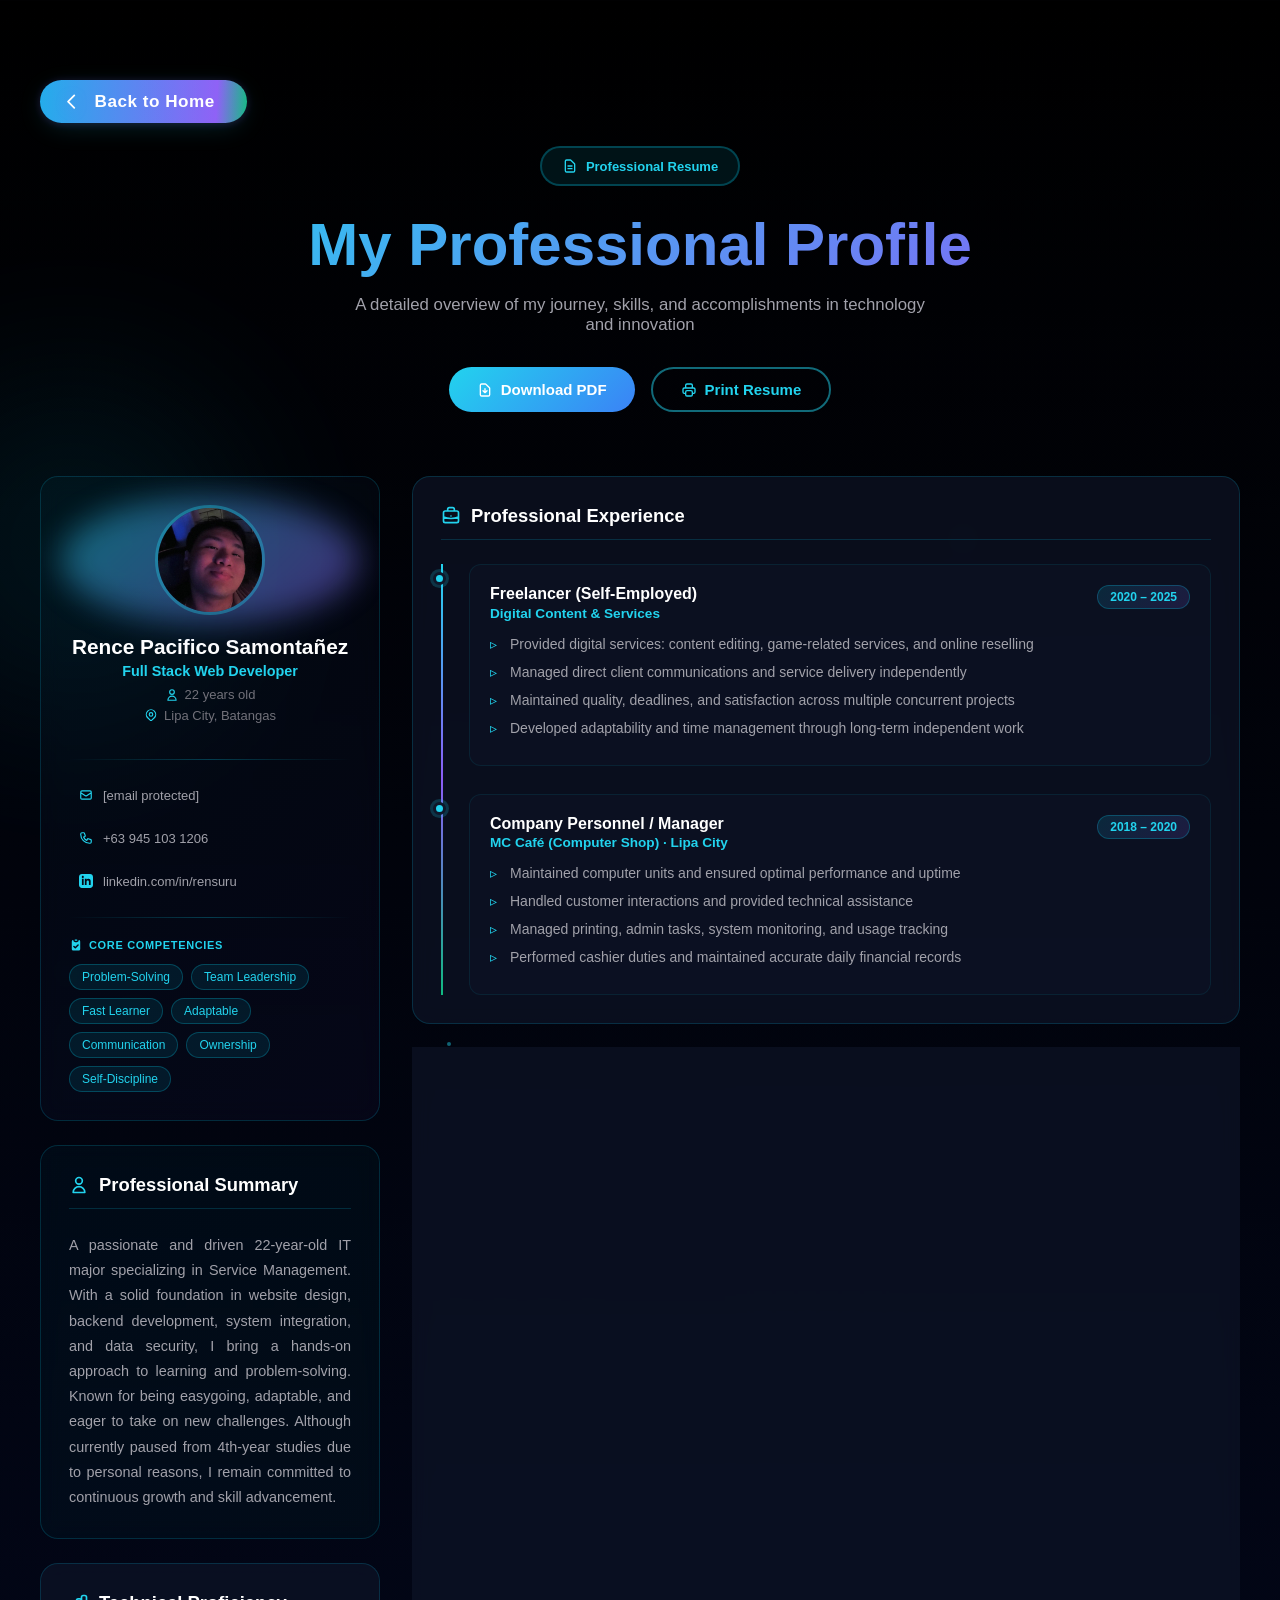
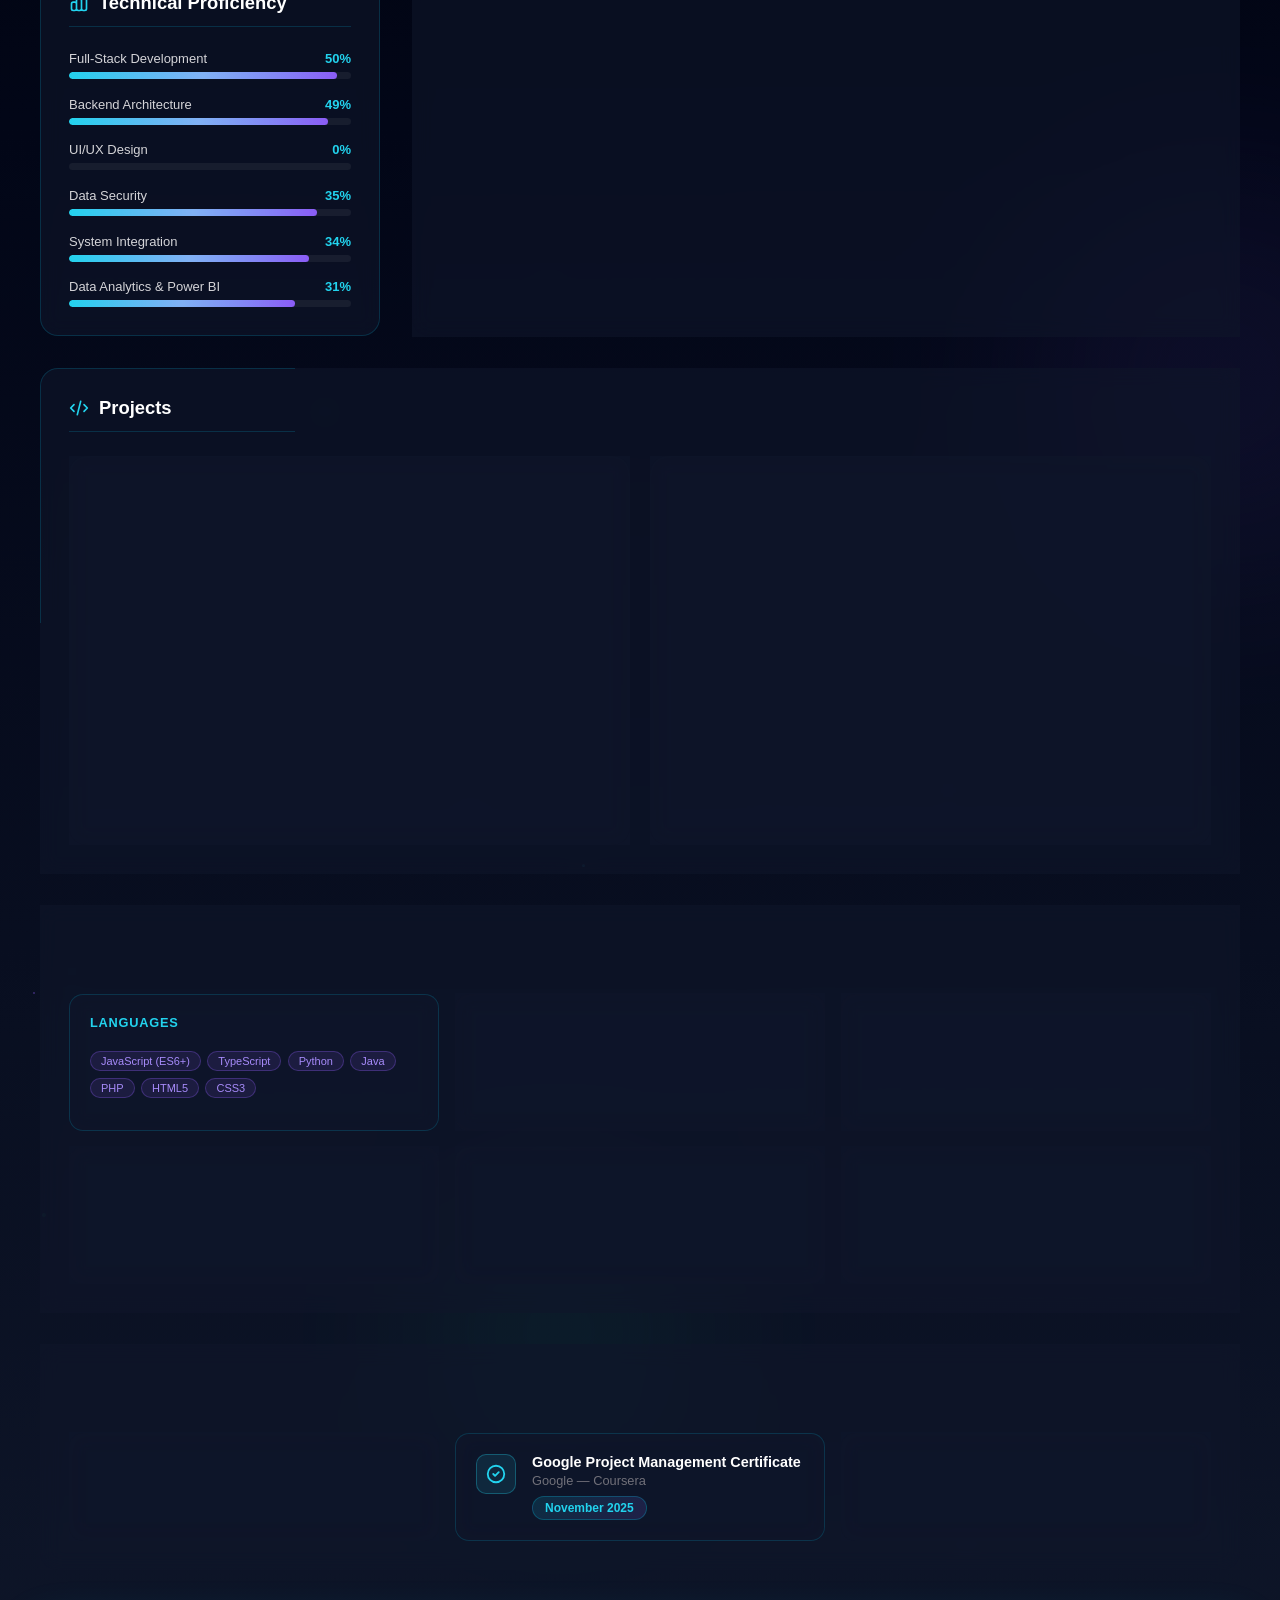
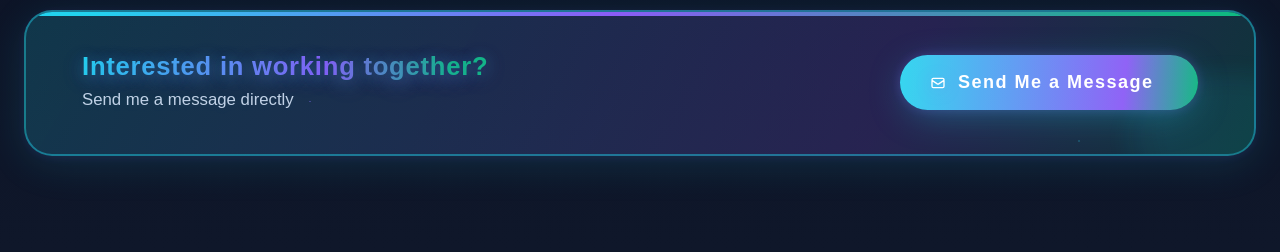
<file: resume.html>
<!DOCTYPE html>
<html lang="en">
<head>
  <meta charset="UTF-8">
  <meta name="viewport" content="width=device-width, initial-scale=1.0">
  <title>Rence Samontañez — Resume</title>
 
  <link rel="stylesheet" href="css/resume.css">
</head>
<body>
<section id="resume" class="resume-section fade-up">
  <div class="resume-bg-grid"></div>
  <div class="resume-orb resume-orb-1"></div>
  <div class="resume-orb resume-orb-2"></div>
  <div class="resume-orb resume-orb-3"></div>

  <div class="resume-container">

    <!-- Back Button -->
    <a href="index.html" class="back-btn">
      <svg fill="none" stroke="currentColor" stroke-width="2" viewBox="0 0 24 24">
        <path stroke-linecap="round" stroke-linejoin="round" d="M15 19l-7-7 7-7"/>
      </svg>
      Back to Home
    </a>

    <!-- HEADER -->
    <div class="resume-header">
      <div class="resume-badge">
        <svg class="resume-icon-sm" fill="none" stroke="currentColor" viewBox="0 0 24 24">
          <path stroke-linecap="round" stroke-linejoin="round" stroke-width="2" d="M9 12h6m-6 4h6m2 5H7a2 2 0 01-2-2V5a2 2 0 012-2h5.586a1 1 0 01.707.293l5.414 5.414a1 1 0 01.293.707V19a2 2 0 01-2 2z"/>
        </svg>
        <span>Professional Resume</span>
      </div>
      <h2 class="resume-title">
        <span class="resume-title-line">My<br></span>
        <span class="resume-title-line" style="animation-delay:.1s;">Professional Profile</span>
      </h2>
      <p class="resume-subtitle">A detailed overview of my journey, skills, and accomplishments in technology and innovation</p>
      <div class="resume-actions">
        <button onclick="downloadResume()" class="resume-download-btn">
          <svg class="resume-icon-sm" fill="none" stroke="currentColor" viewBox="0 0 24 24">
            <path stroke-linecap="round" stroke-linejoin="round" stroke-width="2" d="M12 10v6m0 0l-3-3m3 3l3-3m2 8H7a2 2 0 01-2-2V5a2 2 0 012-2h5.586a1 1 0 01.707.293l5.414 5.414a1 1 0 01.293.707V19a2 2 0 01-2 2z"/>
          </svg>
          Download PDF
        </button>
        <button onclick="printResume()" class="resume-print-btn">
          <svg class="resume-icon-sm" fill="none" stroke="currentColor" viewBox="0 0 24 24">
            <path stroke-linecap="round" stroke-linejoin="round" stroke-width="2" d="M17 17h2a2 2 0 002-2v-4a2 2 0 00-2-2H5a2 2 0 00-2 2v4a2 2 0 002 2h2m2 4h6a2 2 0 002-2v-4a2 2 0 00-2-2H9a2 2 0 00-2 2v4a2 2 0 002 2zm8-12V5a2 2 0 00-2-2H9a2 2 0 00-2 2v4h10z"/>
          </svg>
          Print Resume
        </button>
      </div>
    </div>

    <!-- TOP GRID -->
    <div class="resume-main-grid">

      <!-- LEFT COLUMN -->
      <div class="resume-column">

        <!-- Profile -->
        <div class="resume-card resume-profile-card">
          <div class="resume-avatar-wrapper">
            <div class="resume-avatar">
              <img src="/files/11.jpg" alt="Rence Samontañez" class="resume-avatar-img">
            </div>
            <div class="resume-avatar-glow"></div>
          </div>
          <div class="resume-profile-info">
            <h3 class="resume-name">Rence Pacifico Samontañez</h3>
            <p class="resume-role">Full Stack Web Developer</p>
            <div class="resume-meta">
              <span class="resume-meta-item">
                <svg class="resume-icon-xs" fill="none" stroke="currentColor" viewBox="0 0 24 24"><path stroke-linecap="round" stroke-linejoin="round" stroke-width="2" d="M16 7a4 4 0 11-8 0 4 4 0 018 0zM12 14a7 7 0 00-7 7h14a7 7 0 00-7-7z"/></svg>
                22 years old
              </span>
              <span class="resume-meta-item">
                <svg class="resume-icon-xs" fill="none" stroke="currentColor" viewBox="0 0 24 24"><path stroke-linecap="round" stroke-linejoin="round" stroke-width="2" d="M17.657 16.657L13.414 20.9a1.998 1.998 0 01-2.827 0l-4.244-4.243a8 8 0 1111.314 0z"/><path stroke-linecap="round" stroke-linejoin="round" stroke-width="2" d="M15 11a3 3 0 11-6 0 3 3 0 016 0z"/></svg>
                Lipa City, Batangas
              </span>
            </div>
          </div>
          <div class="resume-divider"></div>
          <div class="resume-contact-list">
            <a href="/cdn-cgi/l/email-protection#deacbbb0bdbbadbfb3b1b0aabfb0bba49eb9b3bfb7b2f0bdb1b3" class="resume-contact-item">
              <svg class="resume-icon-xs" fill="none" stroke="currentColor" viewBox="0 0 24 24"><path stroke-linecap="round" stroke-linejoin="round" stroke-width="2" d="M3 8l7.89 5.26a2 2 0 002.22 0L21 8M5 19h14a2 2 0 002-2V7a2 2 0 00-2-2H5a2 2 0 00-2 2v10a2 2 0 002 2z"/></svg>
              <span class="__cf_email__" data-cfemail="67150209040214060a0809130609021d27000a060e0b4904080a">[email&#160;protected]</span>
            </a>
            <div class="resume-contact-item">
              <svg class="resume-icon-xs" fill="none" stroke="currentColor" viewBox="0 0 24 24"><path stroke-linecap="round" stroke-linejoin="round" stroke-width="2" d="M3 5a2 2 0 012-2h3.28a1 1 0 01.948.684l1.498 4.493a1 1 0 01-.502 1.21l-2.257 1.13a11.042 11.042 0 005.516 5.516l1.13-2.257a1 1 0 011.21-.502l4.493 1.498a1 1 0 01.684.949V19a2 2 0 01-2 2h-1C9.716 21 3 14.284 3 6V5z"/></svg>
              +63 945 103 1206
            </div>
            <a href="https://www.linkedin.com/in/rensuru" target="_blank" class="resume-contact-item">
              <svg class="resume-icon-xs" fill="currentColor" viewBox="0 0 24 24"><path d="M19 0h-14c-2.761 0-5 2.239-5 5v14c0 2.761 2.239 5 5 5h14c2.762 0 5-2.239 5-5v-14c0-2.761-2.238-5-5-5zm-11 19h-3v-11h3v11zm-1.5-12.268c-.966 0-1.75-.79-1.75-1.764s.784-1.764 1.75-1.764 1.75.79 1.75 1.764-.783 1.764-1.75 1.764zm13.5 12.268h-3v-5.604c0-3.368-4-3.113-4 0v5.604h-3v-11h3v1.765c1.396-2.586 7-2.777 7 2.476v6.759z"/></svg>
              linkedin.com/in/rensuru
            </a>
          </div>
          <div class="resume-divider"></div>
          <div>
            <h4 class="resume-label">
              <svg class="resume-icon-xs" fill="currentColor" viewBox="0 0 20 20"><path d="M9 2a1 1 0 000 2h2a1 1 0 100-2H9z"/><path fill-rule="evenodd" d="M4 5a2 2 0 012-2 3 3 0 003 3h2a3 3 0 003-3 2 2 0 012 2v11a2 2 0 01-2 2H6a2 2 0 01-2-2V5zm9.707 5.707a1 1 0 00-1.414-1.414L9 12.586l-1.293-1.293a1 1 0 00-1.414 1.414l2 2a1 1 0 001.414 0l4-4z" clip-rule="evenodd"/></svg>
              CORE COMPETENCIES
            </h4>
            <div class="resume-tags">
              <span class="resume-tag">Problem-Solving</span>
              <span class="resume-tag">Team Leadership</span>
              <span class="resume-tag">Fast Learner</span>
              <span class="resume-tag">Adaptable</span>
              <span class="resume-tag">Communication</span>
              <span class="resume-tag">Ownership</span>
              <span class="resume-tag">Self-Discipline</span>
            </div>
          </div>
        </div>

        <!-- Summary -->
        <div class="resume-card resume-summary-card">
          <h4 class="resume-section-title">
            <svg class="resume-icon-md" fill="none" stroke="currentColor" viewBox="0 0 24 24"><path stroke-linecap="round" stroke-linejoin="round" stroke-width="2" d="M16 7a4 4 0 11-8 0 4 4 0 018 0zM12 14a7 7 0 00-7 7h14a7 7 0 00-7-7z"/></svg>
            Professional Summary
          </h4>
          <p class="resume-summary-text">A passionate and driven 22-year-old IT major specializing in Service Management. With a solid foundation in website design, backend development, system integration, and data security, I bring a hands-on approach to learning and problem-solving. Known for being easygoing, adaptable, and eager to take on new challenges. Although currently paused from 4th-year studies due to personal reasons, I remain committed to continuous growth and skill advancement.</p>
        </div>

        <!-- Skill Bars -->
        <div class="resume-card">
          <h4 class="resume-section-title">
            <svg class="resume-icon-md" fill="none" stroke="currentColor" viewBox="0 0 24 24"><path stroke-linecap="round" stroke-linejoin="round" stroke-width="2" d="M9 19v-6a2 2 0 00-2-2H5a2 2 0 00-2 2v6a2 2 0 002 2h2a2 2 0 002-2zm0 0V9a2 2 0 012-2h2a2 2 0 012 2v10m-6 0a2 2 0 002 2h2a2 2 0 002-2m0 0V5a2 2 0 012-2h2a2 2 0 012 2v14a2 2 0 01-2 2h-2a2 2 0 01-2-2z"/></svg>
            Technical Proficiency
          </h4>
          <div class="resume-skills">
            <div class="resume-skill-item" data-skill="95">
              <div class="resume-skill-header"><span>Full-Stack Development</span><span class="resume-skill-percent">0%</span></div>
              <div class="resume-skill-bar"><div class="resume-skill-fill" style="--skill-width:95%"></div></div>
            </div>
            <div class="resume-skill-item" data-skill="92">
              <div class="resume-skill-header"><span>Backend Architecture</span><span class="resume-skill-percent">0%</span></div>
              <div class="resume-skill-bar"><div class="resume-skill-fill" style="--skill-width:92%"></div></div>
            </div>
            <div class="resume-skill-item" data-skill="90">
              <div class="resume-skill-header"><span>UI/UX Design</span><span class="resume-skill-percent">0%</span></div>
              <div class="resume-skill-bar"><div class="resume-skill-fill" style="--skill-width:90%"></div></div>
            </div>
            <div class="resume-skill-item" data-skill="88">
              <div class="resume-skill-header"><span>Data Security</span><span class="resume-skill-percent">0%</span></div>
              <div class="resume-skill-bar"><div class="resume-skill-fill" style="--skill-width:88%"></div></div>
            </div>
            <div class="resume-skill-item" data-skill="85">
              <div class="resume-skill-header"><span>System Integration</span><span class="resume-skill-percent">0%</span></div>
              <div class="resume-skill-bar"><div class="resume-skill-fill" style="--skill-width:85%"></div></div>
            </div>
            <div class="resume-skill-item" data-skill="80">
              <div class="resume-skill-header"><span>Data Analytics &amp; Power BI</span><span class="resume-skill-percent">0%</span></div>
              <div class="resume-skill-bar"><div class="resume-skill-fill" style="--skill-width:80%"></div></div>
            </div>
          </div>
        </div>

      </div><!-- /LEFT -->

      <!-- RIGHT COLUMN -->
      <div class="resume-column">

        <!-- Experience -->
        <div class="resume-card">
          <h4 class="resume-section-title">
            <svg class="resume-icon-md" fill="none" stroke="currentColor" viewBox="0 0 24 24"><path stroke-linecap="round" stroke-linejoin="round" stroke-width="2" d="M21 13.255A23.931 23.931 0 0112 15c-3.183 0-6.22-.62-9-1.745M16 6V4a2 2 0 00-2-2h-4a2 2 0 00-2 2v2m4 6h.01M5 20h14a2 2 0 002-2V8a2 2 0 00-2-2H5a2 2 0 00-2 2v10a2 2 0 002 2z"/></svg>
            Professional Experience
          </h4>
          <div class="resume-timeline">
            <div class="resume-timeline-item">
              <div class="resume-timeline-marker"></div>
              <div class="resume-timeline-content">
                <div class="resume-entry-header">
                  <div>
                    <h5 class="resume-entry-title">Freelancer (Self-Employed)</h5>
                    <p class="resume-entry-sub">Digital Content &amp; Services</p>
                  </div>
                  <span class="resume-date-badge">2020 – 2025</span>
                </div>
                <ul class="resume-list">
                  <li>Provided digital services: content editing, game-related services, and online reselling</li>
                  <li>Managed direct client communications and service delivery independently</li>
                  <li>Maintained quality, deadlines, and satisfaction across multiple concurrent projects</li>
                  <li>Developed adaptability and time management through long-term independent work</li>
                </ul>
              </div>
            </div>
            <div class="resume-timeline-item">
              <div class="resume-timeline-marker"></div>
              <div class="resume-timeline-content">
                <div class="resume-entry-header">
                  <div>
                    <h5 class="resume-entry-title">Company Personnel / Manager</h5>
                    <p class="resume-entry-sub">MC Café (Computer Shop) · Lipa City</p>
                  </div>
                  <span class="resume-date-badge">2018 – 2020</span>
                </div>
                <ul class="resume-list">
                  <li>Maintained computer units and ensured optimal performance and uptime</li>
                  <li>Handled customer interactions and provided technical assistance</li>
                  <li>Managed printing, admin tasks, system monitoring, and usage tracking</li>
                  <li>Performed cashier duties and maintained accurate daily financial records</li>
                </ul>
              </div>
            </div>
          </div>
        </div>

        <!-- Education -->
        <div class="resume-card">
          <h4 class="resume-section-title">
            <svg class="resume-icon-md" fill="none" stroke="currentColor" viewBox="0 0 24 24"><path stroke-linecap="round" stroke-linejoin="round" stroke-width="2" d="M12 6.253v13m0-13C10.832 5.477 9.246 5 7.5 5S4.168 5.477 3 6.253v13C4.168 18.477 5.754 18 7.5 18s3.332.477 4.5 1.253m0-13C13.168 5.477 14.754 5 16.5 5c1.747 0 3.332.477 4.5 1.253v13C19.832 18.477 18.247 18 16.5 18c-1.746 0-3.332.477-4.5 1.253"/></svg>
            Education
          </h4>
          <div class="resume-timeline">
            <div class="resume-timeline-item">
              <div class="resume-timeline-marker"></div>
              <div class="resume-timeline-content">
                <div class="resume-entry-header">
                  <div>
                    <h5 class="resume-entry-title">BS Information Technology</h5>
                    <p class="resume-entry-sub">Major in Service Management</p>
                    <p class="resume-entry-school">Batangas State University – TNEU Lipa Campus</p>
                  </div>
                  <span class="resume-date-badge">2022 – 2027</span>
                </div>
                <p class="resume-entry-note">4th Year · Expected graduation: 2026–2027</p>
              </div>
            </div>
            <div class="resume-timeline-item">
              <div class="resume-timeline-marker"></div>
              <div class="resume-timeline-content">
                <div class="resume-entry-header">
                  <div>
                    <h5 class="resume-entry-title">1st Year College Completer — IT</h5>
                    <p class="resume-entry-school">STI College Lipa</p>
                  </div>
                  <span class="resume-date-badge">2021 – 2022</span>
                </div>
                <span class="resume-achievement-badge">
                  <svg class="resume-icon-xs" fill="currentColor" viewBox="0 0 20 20"><path d="M9.049 2.927c.3-.921 1.603-.921 1.902 0l1.07 3.292a1 1 0 00.95.69h3.462c.969 0 1.371 1.24.588 1.81l-2.8 2.034a1 1 0 00-.364 1.118l1.07 3.292c.3.921-.755 1.688-1.54 1.118l-2.8-2.034a1 1 0 00-1.175 0l-2.8 2.034c-.784.57-1.838-.197-1.539-1.118l1.07-3.292a1 1 0 00-.364-1.118L2.98 8.72c-.783-.57-.38-1.81.588-1.81h3.461a1 1 0 00.951-.69l1.07-3.292z"/></svg>
                  Dean's Lister
                </span>
              </div>
            </div>
            <div class="resume-timeline-item">
              <div class="resume-timeline-marker"></div>
              <div class="resume-timeline-content">
                <div class="resume-entry-header">
                  <div>
                    <h5 class="resume-entry-title">Senior High School</h5>
                    <p class="resume-entry-school">STI College Lipa</p>
                  </div>
                  <span class="resume-date-badge">2019 – 2021</span>
                </div>
                <span class="resume-achievement-badge">
                  <svg class="resume-icon-xs" fill="currentColor" viewBox="0 0 20 20"><path d="M9.049 2.927c.3-.921 1.603-.921 1.902 0l1.07 3.292a1 1 0 00.95.69h3.462c.969 0 1.371 1.24.588 1.81l-2.8 2.034a1 1 0 00-.364 1.118l1.07 3.292c.3.921-.755 1.688-1.54 1.118l-2.8-2.034a1 1 0 00-1.175 0l-2.8 2.034c-.784.57-1.838-.197-1.539-1.118l1.07-3.292a1 1 0 00-.364-1.118L2.98 8.72c-.783-.57-.38-1.81.588-1.81h3.461a1 1 0 00.951-.69l1.07-3.292z"/></svg>
                  Alumni Scholar Student
                </span>
              </div>
            </div>
            <div class="resume-timeline-item">
              <div class="resume-timeline-marker"></div>
              <div class="resume-timeline-content">
                <div class="resume-entry-header">
                  <div>
                    <h5 class="resume-entry-title">High School</h5>
                    <p class="resume-entry-school">Bolbok Integrated National High School</p>
                  </div>
                  <span class="resume-date-badge">2015 – 2019</span>
                </div>
                <span class="resume-achievement-badge">
                  <svg class="resume-icon-xs" fill="currentColor" viewBox="0 0 20 20"><path d="M9.049 2.927c.3-.921 1.603-.921 1.902 0l1.07 3.292a1 1 0 00.95.69h3.462c.969 0 1.371 1.24.588 1.81l-2.8 2.034a1 1 0 00-.364 1.118l1.07 3.292c.3.921-.755 1.688-1.54 1.118l-2.8-2.034a1 1 0 00-1.175 0l-2.8 2.034c-.784.57-1.838-.197-1.539-1.118l1.07-3.292a1 1 0 00-.364-1.118L2.98 8.72c-.783-.57-.38-1.81.588-1.81h3.461a1 1 0 00.951-.69l1.07-3.292z"/></svg>
                  School Achiever
                </span>
              </div>
            </div>
            <div class="resume-timeline-item">
              <div class="resume-timeline-marker"></div>
              <div class="resume-timeline-content">
                <div class="resume-entry-header">
                  <div>
                    <h5 class="resume-entry-title">Elementary School</h5>
                    <p class="resume-entry-school">Bolbok Elementary School, Lipa City</p>
                  </div>
                  <span class="resume-date-badge">2011 – 2015</span>
                </div>
                <span class="resume-achievement-badge">
                  <svg class="resume-icon-xs" fill="currentColor" viewBox="0 0 20 20"><path d="M9.049 2.927c.3-.921 1.603-.921 1.902 0l1.07 3.292a1 1 0 00.95.69h3.462c.969 0 1.371 1.24.588 1.81l-2.8 2.034a1 1 0 00-.364 1.118l1.07 3.292c.3.921-.755 1.688-1.54 1.118l-2.8-2.034a1 1 0 00-1.175 0l-2.8 2.034c-.784.57-1.838-.197-1.539-1.118l1.07-3.292a1 1 0 00-.364-1.118L2.98 8.72c-.783-.57-.38-1.81.588-1.81h3.461a1 1 0 00.951-.69l1.07-3.292z"/></svg>
                  School Achiever
                </span>
              </div>
            </div>
          </div>
        </div>

      </div><!-- /RIGHT -->
    </div><!-- /resume-main-grid -->

    <!-- PROJECTS -->
    <div class="resume-full-section">
      <h4 class="resume-section-title">
        <svg class="resume-icon-md" fill="none" stroke="currentColor" viewBox="0 0 24 24"><path stroke-linecap="round" stroke-linejoin="round" stroke-width="2" d="M10 20l4-16m4 4l4 4-4 4M6 16l-4-4 4-4"/></svg>
        Projects
      </h4>
      <div class="resume-projects-grid">
        <div class="resume-card resume-project-card">
          <div class="resume-entry-header">
            <div>
              <h5 class="resume-entry-title">SoloDEV</h5>
              <p class="resume-entry-sub">Self-Development Assistance System with SMS Notifications &amp; Data Mining</p>
            </div>
            <span class="resume-date-badge">2024 – 2025</span>
          </div>
          <div class="resume-tech-tags">
            <span class="resume-tech-tag">Bootstrap</span><span class="resume-tech-tag">PHP</span>
            <span class="resume-tech-tag">MySQL</span><span class="resume-tech-tag">JavaScript</span>
            <span class="resume-tech-tag">SMS Gateway API</span><span class="resume-tech-tag">Resend Email API</span>
            <span class="resume-tech-tag">Data Mining</span>
          </div>
          <ul class="resume-list">
            <li>Led design and development of a full-stack self-development platform for tracking personal growth and habits</li>
            <li>Built responsive UI with Bootstrap/JS backed by PHP–MySQL; integrated SMS and email notification systems</li>
            <li>Implemented number-based authentication and applied data mining to surface behavioral insights</li>
          </ul>
        </div>
        <div class="resume-card resume-project-card">
          <div class="resume-entry-header">
            <div>
              <h5 class="resume-entry-title">SoloDEV Ragnarok</h5>
              <p class="resume-entry-sub">AI-Enhanced Self-Development &amp; Wellness Management System</p>
            </div>
            <span class="resume-date-badge">2025</span>
          </div>
          <div class="resume-tech-tags">
            <span class="resume-tech-tag">React</span><span class="resume-tech-tag">Next.js</span>
            <span class="resume-tech-tag">Node.js</span><span class="resume-tech-tag">MongoDB</span>
            <span class="resume-tech-tag">OpenAI API</span><span class="resume-tech-tag">REST APIs</span>
            <span class="resume-tech-tag">Data Analytics</span>
          </div>
          <ul class="resume-list">
            <li>Architected a modern full-stack app using React/Next.js frontend and Node.js/MongoDB backend</li>
            <li>Implemented AI-assisted recommendations for food intake, habit optimization, and wellness tracking</li>
            <li>Designed modular tracking systems with secure auth flows and scalable real-time analytics</li>
          </ul>
        </div>
      </div>
    </div>

    <!-- TECHNICAL SKILLS GRID -->
    <div class="resume-full-section">
      <h4 class="resume-section-title">
        <svg class="resume-icon-md" fill="none" stroke="currentColor" viewBox="0 0 24 24"><path stroke-linecap="round" stroke-linejoin="round" stroke-width="2" d="M9 3H5a2 2 0 00-2 2v4m6-6h10a2 2 0 012 2v4M9 3v18m0 0h10a2 2 0 002-2V9M9 21H5a2 2 0 01-2-2V9m0 0h18"/></svg>
        Technical Skills
      </h4>
      <div class="resume-skills-grid">
        <div class="resume-card resume-skill-group">
          <h5 class="resume-skill-group-title">Languages</h5>
          <div class="resume-tech-tags">
            <span class="resume-tech-tag">JavaScript (ES6+)</span><span class="resume-tech-tag">TypeScript</span>
            <span class="resume-tech-tag">Python</span><span class="resume-tech-tag">Java</span>
            <span class="resume-tech-tag">PHP</span><span class="resume-tech-tag">HTML5</span><span class="resume-tech-tag">CSS3</span>
          </div>
        </div>
        <div class="resume-card resume-skill-group">
          <h5 class="resume-skill-group-title">Frontend</h5>
          <div class="resume-tech-tags">
            <span class="resume-tech-tag">React.js</span><span class="resume-tech-tag">Next.js</span>
            <span class="resume-tech-tag">Tailwind CSS</span><span class="resume-tech-tag">Bootstrap</span>
            <span class="resume-tech-tag">Framer Motion</span><span class="resume-tech-tag">Sass</span><span class="resume-tech-tag">Vite</span>
          </div>
        </div>
        <div class="resume-card resume-skill-group">
          <h5 class="resume-skill-group-title">Backend &amp; APIs</h5>
          <div class="resume-tech-tags">
            <span class="resume-tech-tag">Node.js</span><span class="resume-tech-tag">Express.js</span>
            <span class="resume-tech-tag">Flask</span><span class="resume-tech-tag">RESTful APIs</span>
            <span class="resume-tech-tag">Auth &amp; Authorization</span>
          </div>
        </div>
        <div class="resume-card resume-skill-group">
          <h5 class="resume-skill-group-title">Databases</h5>
          <div class="resume-tech-tags">
            <span class="resume-tech-tag">MongoDB</span><span class="resume-tech-tag">MySQL</span>
            <span class="resume-tech-tag">PostgreSQL</span><span class="resume-tech-tag">Data Modeling</span>
            <span class="resume-tech-tag">SQL Optimization</span>
          </div>
        </div>
        <div class="resume-card resume-skill-group">
          <h5 class="resume-skill-group-title">Cloud &amp; DevOps</h5>
          <div class="resume-tech-tags">
            <span class="resume-tech-tag">CI/CD</span>
            <span class="resume-tech-tag">Vercel</span>
            <span class="resume-tech-tag">Render</span>
            <span class="resume-tech-tag">Hostinger</span>
          </div>
        </div>
        <div class="resume-card resume-skill-group">
          <h5 class="resume-skill-group-title">AI, Analytics &amp; Tools</h5>
          <div class="resume-tech-tags">
            <span class="resume-tech-tag">OpenAI API</span><span class="resume-tech-tag">n8n</span>
            <span class="resume-tech-tag">Zapier</span><span class="resume-tech-tag">Power BI</span>
            <span class="resume-tech-tag">Git / GitHub</span><span class="resume-tech-tag">Figma</span><span class="resume-tech-tag">Postman</span>
          </div>
        </div>
      </div>
    </div>

    <!-- CERTIFICATIONS -->
    <div class="resume-full-section">
      <h4 class="resume-section-title">
        <svg class="resume-icon-md" fill="none" stroke="currentColor" viewBox="0 0 24 24"><path stroke-linecap="round" stroke-linejoin="round" stroke-width="2" d="M9 12l2 2 4-4M7.835 4.697a3.42 3.42 0 001.946-.806 3.42 3.42 0 014.438 0 3.42 3.42 0 001.946.806 3.42 3.42 0 013.138 3.138 3.42 3.42 0 00.806 1.946 3.42 3.42 0 010 4.438 3.42 3.42 0 00-.806 1.946 3.42 3.42 0 01-3.138 3.138 3.42 3.42 0 00-1.946.806 3.42 3.42 0 01-4.438 0 3.42 3.42 0 00-1.946-.806 3.42 3.42 0 01-3.138-3.138 3.42 3.42 0 00-.806-1.946 3.42 3.42 0 010-4.438 3.42 3.42 0 00.806-1.946 3.42 3.42 0 013.138-3.138z"/></svg>
        Certifications &amp; Training
      </h4>
      <div class="resume-certs-grid">
        <div class="resume-card resume-cert-card">
          <div class="resume-cert-icon"><svg fill="none" stroke="currentColor" viewBox="0 0 24 24" width="22" height="22"><path stroke-linecap="round" stroke-linejoin="round" stroke-width="2" d="M9 12l2 2 4-4m6 2a9 9 0 11-18 0 9 9 0 0118 0z"/></svg></div>
          <div>
            <h5 class="resume-cert-title">Google Data Analytics Certificate</h5>
            <p class="resume-cert-issuer">Google — Coursera</p>
            <span class="resume-date-badge">November 2025</span>
          </div>
        </div>
        <div class="resume-card resume-cert-card">
          <div class="resume-cert-icon"><svg fill="none" stroke="currentColor" viewBox="0 0 24 24" width="22" height="22"><path stroke-linecap="round" stroke-linejoin="round" stroke-width="2" d="M9 12l2 2 4-4m6 2a9 9 0 11-18 0 9 9 0 0118 0z"/></svg></div>
          <div>
            <h5 class="resume-cert-title">Google Project Management Certificate</h5>
            <p class="resume-cert-issuer">Google — Coursera</p>
            <span class="resume-date-badge">November 2025</span>
          </div>
        </div>
        <div class="resume-card resume-cert-card">
          <div class="resume-cert-icon"><svg fill="none" stroke="currentColor" viewBox="0 0 24 24" width="22" height="22"><path stroke-linecap="round" stroke-linejoin="round" stroke-width="2" d="M19 21V5a2 2 0 00-2-2H7a2 2 0 00-2 2v16m14 0h2m-2 0h-5m-9 0H3m2 0h5M9 7h1m-1 4h1m4-4h1m-1 4h1m-2 10v-5a1 1 0 011-1h2a1 1 0 011 1v5m-4 0h4"/></svg></div>
          <div>
            <h5 class="resume-cert-title">BITCON Training Program</h5>
            <p class="resume-cert-issuer">LASCA (Paid Professional Course)</p>
            <span class="resume-date-badge">May 2025</span>
          </div>
        </div>
      </div>
    </div>

  </div><!-- /resume-container -->

  <!-- CONTACT CTA -->
  <div class="resume-cta-strip">
    <div class="resume-cta-inner">
      <div class="resume-cta-text">
        <h3>Interested in working together?</h3>
        <p>Send me a message directly</p>
      </div>
      <a href="contact.html" class="resume-cta-btn">
        <svg width="16" height="16" fill="none" stroke="currentColor" viewBox="0 0 24 24">
          <path stroke-linecap="round" stroke-linejoin="round" stroke-width="2" d="M3 8l7.89 5.26a2 2 0 002.22 0L21 8M5 19h14a2 2 0 002-2V7a2 2 0 00-2-2H5a2 2 0 00-2 2v10a2 2 0 002 2z"/>
        </svg>
        Send Me a Message
      </a>
    </div>
  </div>

</section>
<script src="js/resume.js"></script>
</body>
</html>
</file>
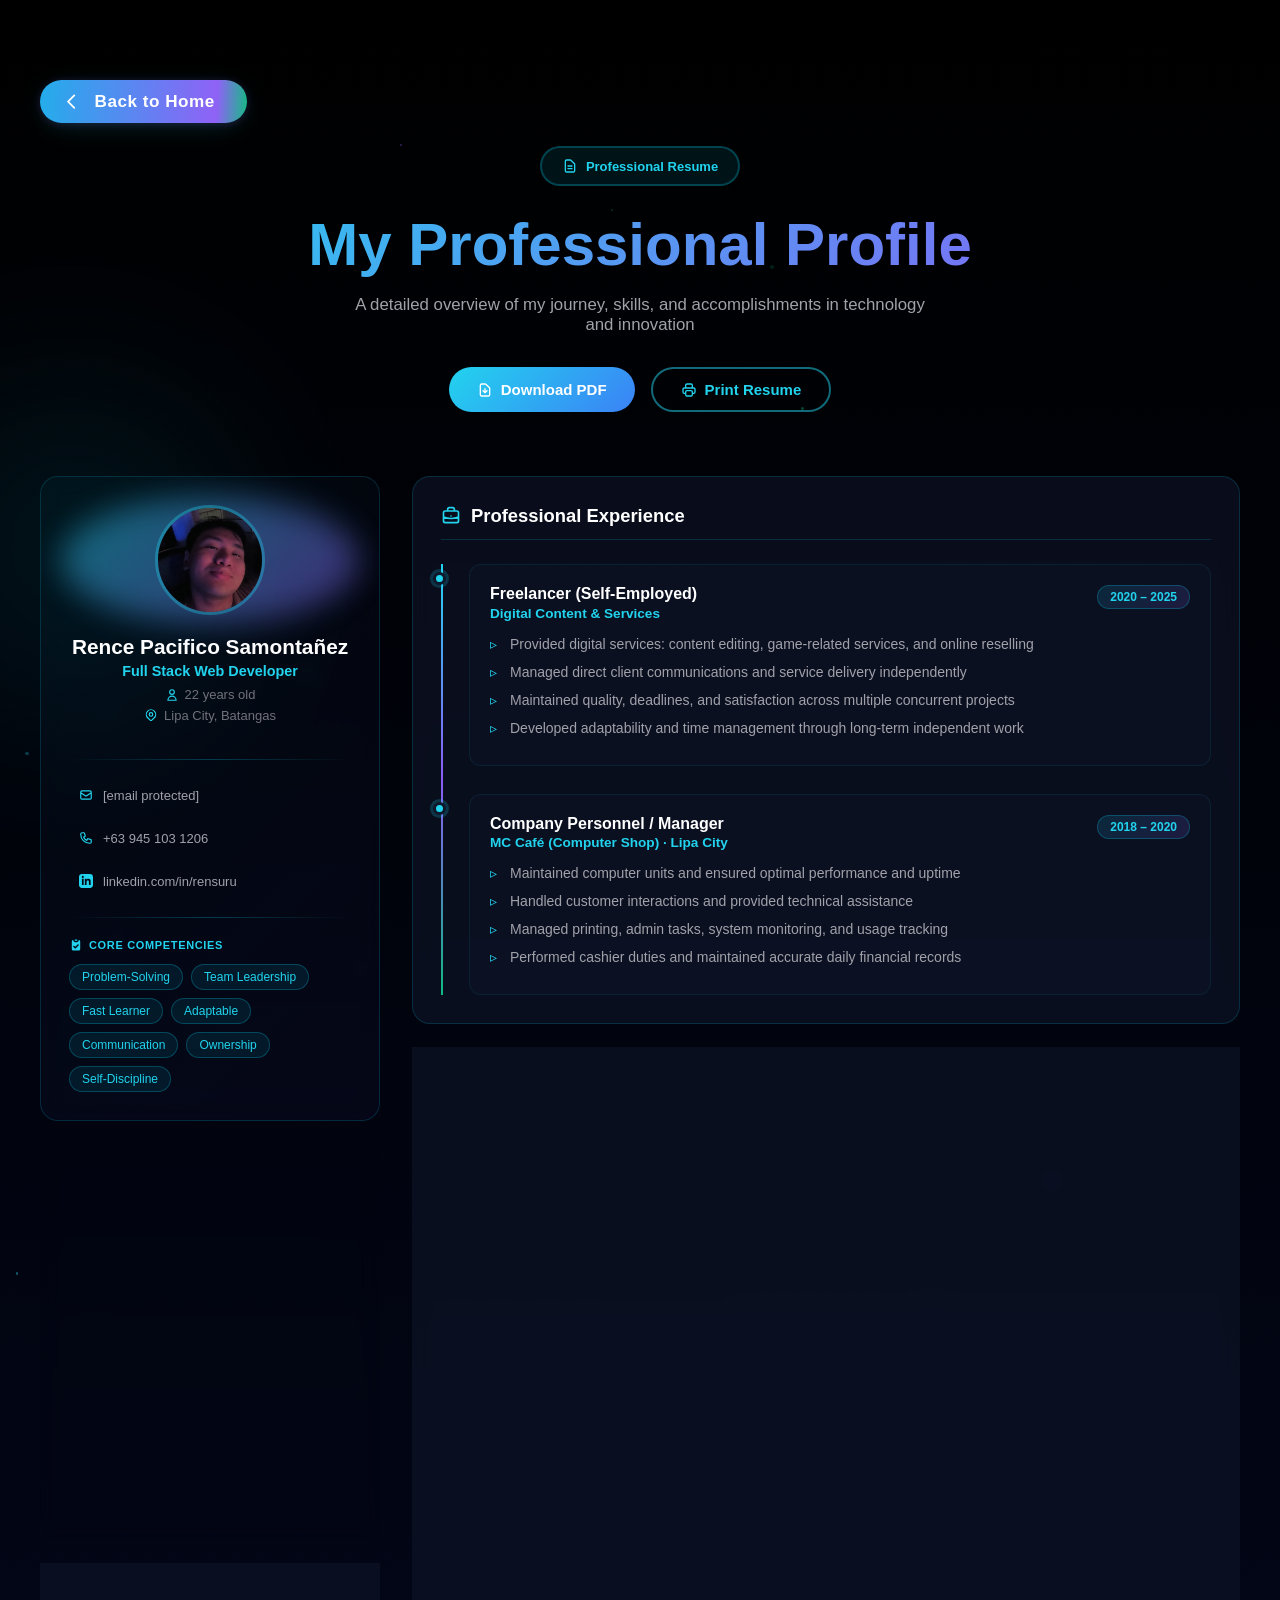
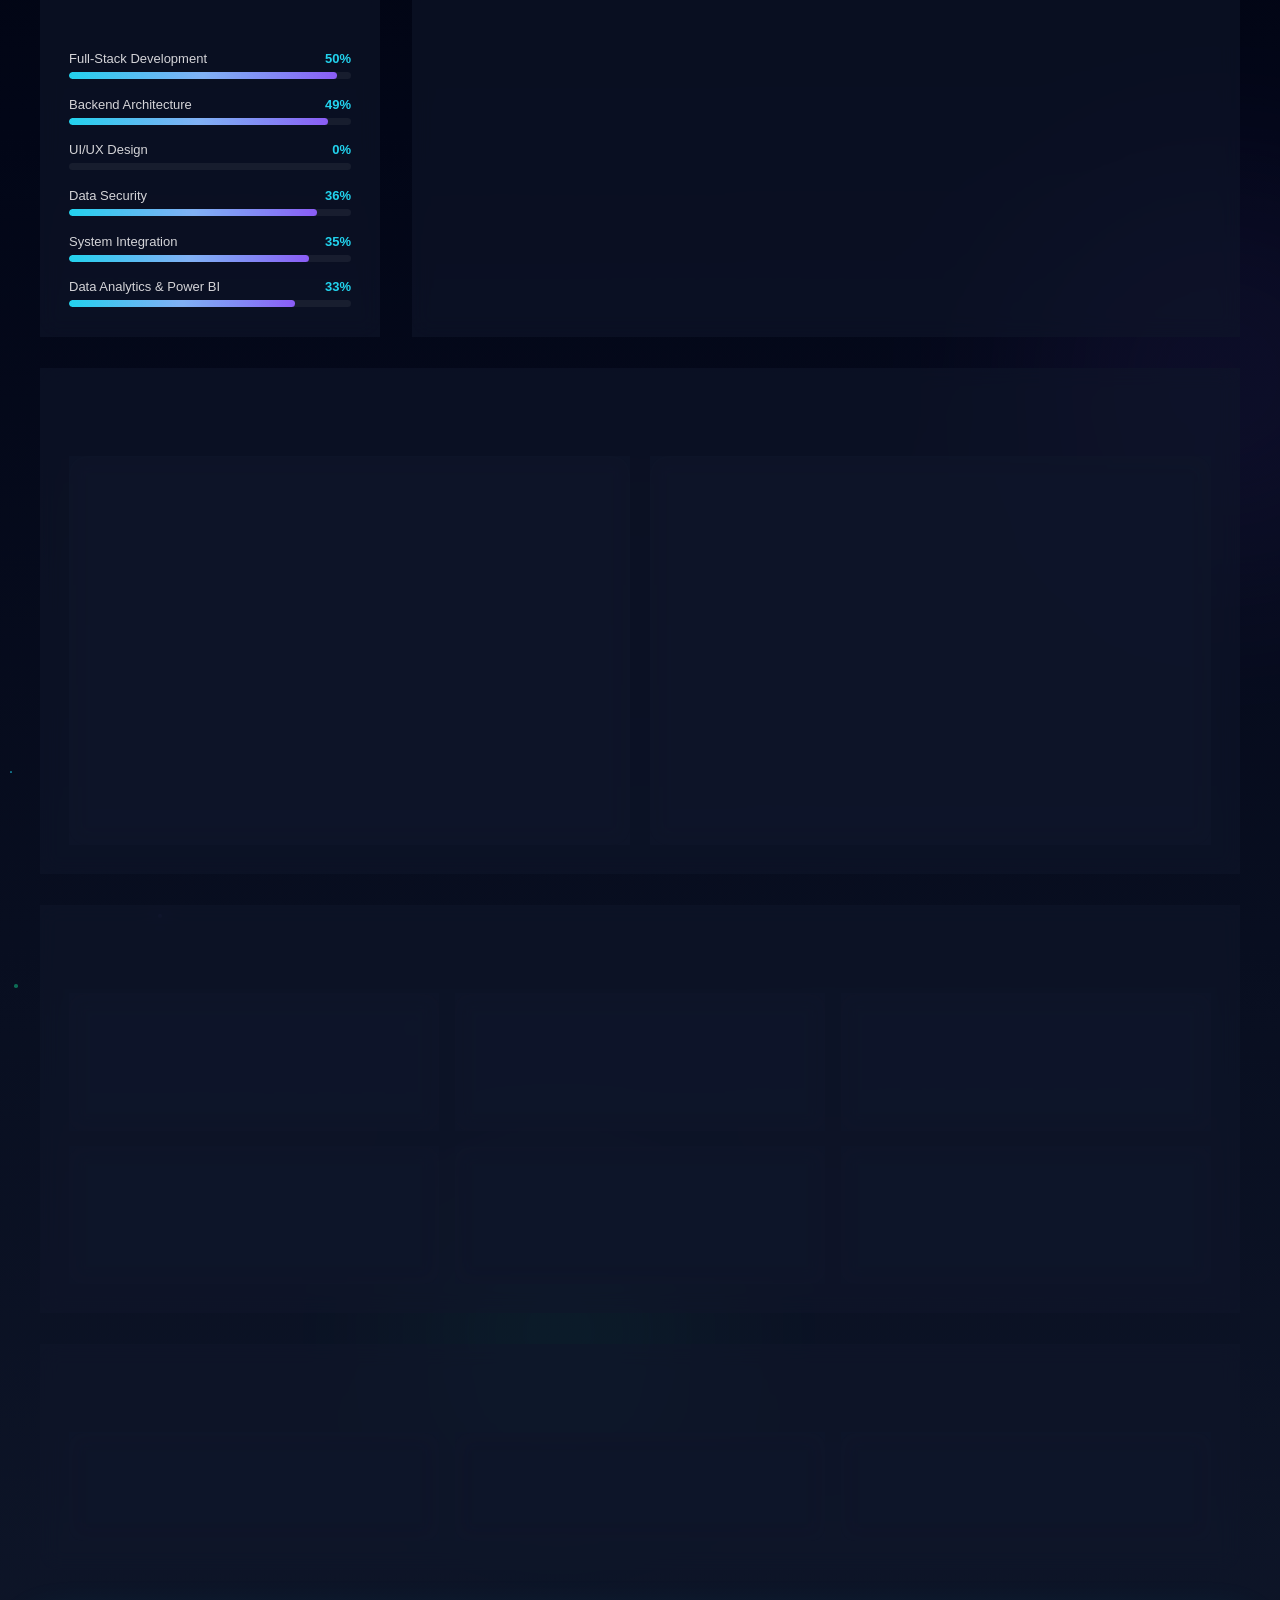
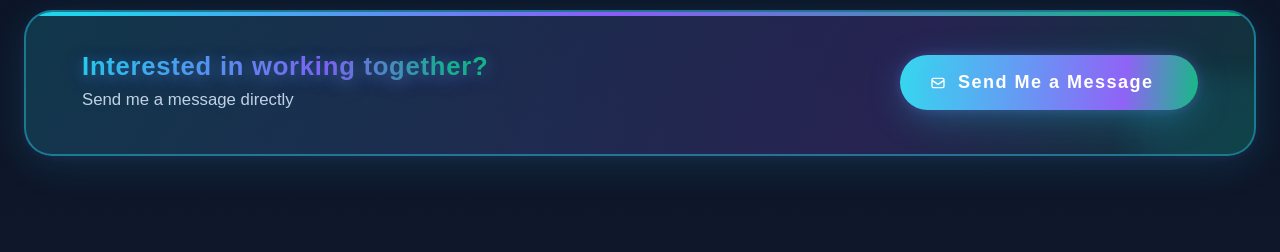
<file: Resume.html>
<!DOCTYPE html>
<html lang="en">
<head>
  <meta charset="UTF-8">
  <meta name="viewport" content="width=device-width, initial-scale=1.0">
  <title>Rence Samontañez — Resume</title>
 
  <link rel="stylesheet" href="css/resume.css">
</head>
<body>
<section id="resume" class="resume-section fade-up">
  <div class="resume-bg-grid"></div>
  <div class="resume-orb resume-orb-1"></div>
  <div class="resume-orb resume-orb-2"></div>
  <div class="resume-orb resume-orb-3"></div>

  <div class="resume-container">

    <!-- Back Button -->
    <a href="index.html" class="back-btn">
      <svg fill="none" stroke="currentColor" stroke-width="2" viewBox="0 0 24 24">
        <path stroke-linecap="round" stroke-linejoin="round" d="M15 19l-7-7 7-7"/>
      </svg>
      Back to Home
    </a>

    <!-- HEADER -->
    <div class="resume-header">
      <div class="resume-badge">
        <svg class="resume-icon-sm" fill="none" stroke="currentColor" viewBox="0 0 24 24">
          <path stroke-linecap="round" stroke-linejoin="round" stroke-width="2" d="M9 12h6m-6 4h6m2 5H7a2 2 0 01-2-2V5a2 2 0 012-2h5.586a1 1 0 01.707.293l5.414 5.414a1 1 0 01.293.707V19a2 2 0 01-2 2z"/>
        </svg>
        <span>Professional Resume</span>
      </div>
      <h2 class="resume-title">
        <span class="resume-title-line">My<br></span>
        <span class="resume-title-line" style="animation-delay:.1s;">Professional Profile</span>
      </h2>
      <p class="resume-subtitle">A detailed overview of my journey, skills, and accomplishments in technology and innovation</p>
      <div class="resume-actions">
        <button onclick="downloadResume()" class="resume-download-btn">
          <svg class="resume-icon-sm" fill="none" stroke="currentColor" viewBox="0 0 24 24">
            <path stroke-linecap="round" stroke-linejoin="round" stroke-width="2" d="M12 10v6m0 0l-3-3m3 3l3-3m2 8H7a2 2 0 01-2-2V5a2 2 0 012-2h5.586a1 1 0 01.707.293l5.414 5.414a1 1 0 01.293.707V19a2 2 0 01-2 2z"/>
          </svg>
          Download PDF
        </button>
        <button onclick="printResume()" class="resume-print-btn">
          <svg class="resume-icon-sm" fill="none" stroke="currentColor" viewBox="0 0 24 24">
            <path stroke-linecap="round" stroke-linejoin="round" stroke-width="2" d="M17 17h2a2 2 0 002-2v-4a2 2 0 00-2-2H5a2 2 0 00-2 2v4a2 2 0 002 2h2m2 4h6a2 2 0 002-2v-4a2 2 0 00-2-2H9a2 2 0 00-2 2v4a2 2 0 002 2zm8-12V5a2 2 0 00-2-2H9a2 2 0 00-2 2v4h10z"/>
          </svg>
          Print Resume
        </button>
      </div>
    </div>

    <!-- TOP GRID -->
    <div class="resume-main-grid">

      <!-- LEFT COLUMN -->
      <div class="resume-column">

        <!-- Profile -->
        <div class="resume-card resume-profile-card">
          <div class="resume-avatar-wrapper">
            <div class="resume-avatar">
              <img src="/files/11.jpg" alt="Rence Samontañez" class="resume-avatar-img">
            </div>
            <div class="resume-avatar-glow"></div>
          </div>
          <div class="resume-profile-info">
            <h3 class="resume-name">Rence Pacifico Samontañez</h3>
            <p class="resume-role">Full Stack Web Developer</p>
            <div class="resume-meta">
              <span class="resume-meta-item">
                <svg class="resume-icon-xs" fill="none" stroke="currentColor" viewBox="0 0 24 24"><path stroke-linecap="round" stroke-linejoin="round" stroke-width="2" d="M16 7a4 4 0 11-8 0 4 4 0 018 0zM12 14a7 7 0 00-7 7h14a7 7 0 00-7-7z"/></svg>
                22 years old
              </span>
              <span class="resume-meta-item">
                <svg class="resume-icon-xs" fill="none" stroke="currentColor" viewBox="0 0 24 24"><path stroke-linecap="round" stroke-linejoin="round" stroke-width="2" d="M17.657 16.657L13.414 20.9a1.998 1.998 0 01-2.827 0l-4.244-4.243a8 8 0 1111.314 0z"/><path stroke-linecap="round" stroke-linejoin="round" stroke-width="2" d="M15 11a3 3 0 11-6 0 3 3 0 016 0z"/></svg>
                Lipa City, Batangas
              </span>
            </div>
          </div>
          <div class="resume-divider"></div>
          <div class="resume-contact-list">
            <a href="/cdn-cgi/l/email-protection#deacbbb0bdbbadbfb3b1b0aabfb0bba49eb9b3bfb7b2f0bdb1b3" class="resume-contact-item">
              <svg class="resume-icon-xs" fill="none" stroke="currentColor" viewBox="0 0 24 24"><path stroke-linecap="round" stroke-linejoin="round" stroke-width="2" d="M3 8l7.89 5.26a2 2 0 002.22 0L21 8M5 19h14a2 2 0 002-2V7a2 2 0 00-2-2H5a2 2 0 00-2 2v10a2 2 0 002 2z"/></svg>
              <span class="__cf_email__" data-cfemail="67150209040214060a0809130609021d27000a060e0b4904080a">[email&#160;protected]</span>
            </a>
            <div class="resume-contact-item">
              <svg class="resume-icon-xs" fill="none" stroke="currentColor" viewBox="0 0 24 24"><path stroke-linecap="round" stroke-linejoin="round" stroke-width="2" d="M3 5a2 2 0 012-2h3.28a1 1 0 01.948.684l1.498 4.493a1 1 0 01-.502 1.21l-2.257 1.13a11.042 11.042 0 005.516 5.516l1.13-2.257a1 1 0 011.21-.502l4.493 1.498a1 1 0 01.684.949V19a2 2 0 01-2 2h-1C9.716 21 3 14.284 3 6V5z"/></svg>
              +63 945 103 1206
            </div>
            <a href="https://www.linkedin.com/in/rensuru" target="_blank" class="resume-contact-item">
              <svg class="resume-icon-xs" fill="currentColor" viewBox="0 0 24 24"><path d="M19 0h-14c-2.761 0-5 2.239-5 5v14c0 2.761 2.239 5 5 5h14c2.762 0 5-2.239 5-5v-14c0-2.761-2.238-5-5-5zm-11 19h-3v-11h3v11zm-1.5-12.268c-.966 0-1.75-.79-1.75-1.764s.784-1.764 1.75-1.764 1.75.79 1.75 1.764-.783 1.764-1.75 1.764zm13.5 12.268h-3v-5.604c0-3.368-4-3.113-4 0v5.604h-3v-11h3v1.765c1.396-2.586 7-2.777 7 2.476v6.759z"/></svg>
              linkedin.com/in/rensuru
            </a>
          </div>
          <div class="resume-divider"></div>
          <div>
            <h4 class="resume-label">
              <svg class="resume-icon-xs" fill="currentColor" viewBox="0 0 20 20"><path d="M9 2a1 1 0 000 2h2a1 1 0 100-2H9z"/><path fill-rule="evenodd" d="M4 5a2 2 0 012-2 3 3 0 003 3h2a3 3 0 003-3 2 2 0 012 2v11a2 2 0 01-2 2H6a2 2 0 01-2-2V5zm9.707 5.707a1 1 0 00-1.414-1.414L9 12.586l-1.293-1.293a1 1 0 00-1.414 1.414l2 2a1 1 0 001.414 0l4-4z" clip-rule="evenodd"/></svg>
              CORE COMPETENCIES
            </h4>
            <div class="resume-tags">
              <span class="resume-tag">Problem-Solving</span>
              <span class="resume-tag">Team Leadership</span>
              <span class="resume-tag">Fast Learner</span>
              <span class="resume-tag">Adaptable</span>
              <span class="resume-tag">Communication</span>
              <span class="resume-tag">Ownership</span>
              <span class="resume-tag">Self-Discipline</span>
            </div>
          </div>
        </div>

        <!-- Summary -->
        <div class="resume-card resume-summary-card">
          <h4 class="resume-section-title">
            <svg class="resume-icon-md" fill="none" stroke="currentColor" viewBox="0 0 24 24"><path stroke-linecap="round" stroke-linejoin="round" stroke-width="2" d="M16 7a4 4 0 11-8 0 4 4 0 018 0zM12 14a7 7 0 00-7 7h14a7 7 0 00-7-7z"/></svg>
            Professional Summary
          </h4>
          <p class="resume-summary-text">A passionate and driven 22-year-old IT major specializing in Service Management. With a solid foundation in website design, backend development, system integration, and data security, I bring a hands-on approach to learning and problem-solving. Known for being easygoing, adaptable, and eager to take on new challenges. Although currently paused from 4th-year studies due to personal reasons, I remain committed to continuous growth and skill advancement.</p>
        </div>

        <!-- Skill Bars -->
        <div class="resume-card">
          <h4 class="resume-section-title">
            <svg class="resume-icon-md" fill="none" stroke="currentColor" viewBox="0 0 24 24"><path stroke-linecap="round" stroke-linejoin="round" stroke-width="2" d="M9 19v-6a2 2 0 00-2-2H5a2 2 0 00-2 2v6a2 2 0 002 2h2a2 2 0 002-2zm0 0V9a2 2 0 012-2h2a2 2 0 012 2v10m-6 0a2 2 0 002 2h2a2 2 0 002-2m0 0V5a2 2 0 012-2h2a2 2 0 012 2v14a2 2 0 01-2 2h-2a2 2 0 01-2-2z"/></svg>
            Technical Proficiency
          </h4>
          <div class="resume-skills">
            <div class="resume-skill-item" data-skill="95">
              <div class="resume-skill-header"><span>Full-Stack Development</span><span class="resume-skill-percent">0%</span></div>
              <div class="resume-skill-bar"><div class="resume-skill-fill" style="--skill-width:95%"></div></div>
            </div>
            <div class="resume-skill-item" data-skill="92">
              <div class="resume-skill-header"><span>Backend Architecture</span><span class="resume-skill-percent">0%</span></div>
              <div class="resume-skill-bar"><div class="resume-skill-fill" style="--skill-width:92%"></div></div>
            </div>
            <div class="resume-skill-item" data-skill="90">
              <div class="resume-skill-header"><span>UI/UX Design</span><span class="resume-skill-percent">0%</span></div>
              <div class="resume-skill-bar"><div class="resume-skill-fill" style="--skill-width:90%"></div></div>
            </div>
            <div class="resume-skill-item" data-skill="88">
              <div class="resume-skill-header"><span>Data Security</span><span class="resume-skill-percent">0%</span></div>
              <div class="resume-skill-bar"><div class="resume-skill-fill" style="--skill-width:88%"></div></div>
            </div>
            <div class="resume-skill-item" data-skill="85">
              <div class="resume-skill-header"><span>System Integration</span><span class="resume-skill-percent">0%</span></div>
              <div class="resume-skill-bar"><div class="resume-skill-fill" style="--skill-width:85%"></div></div>
            </div>
            <div class="resume-skill-item" data-skill="80">
              <div class="resume-skill-header"><span>Data Analytics &amp; Power BI</span><span class="resume-skill-percent">0%</span></div>
              <div class="resume-skill-bar"><div class="resume-skill-fill" style="--skill-width:80%"></div></div>
            </div>
          </div>
        </div>

      </div><!-- /LEFT -->

      <!-- RIGHT COLUMN -->
      <div class="resume-column">

        <!-- Experience -->
        <div class="resume-card">
          <h4 class="resume-section-title">
            <svg class="resume-icon-md" fill="none" stroke="currentColor" viewBox="0 0 24 24"><path stroke-linecap="round" stroke-linejoin="round" stroke-width="2" d="M21 13.255A23.931 23.931 0 0112 15c-3.183 0-6.22-.62-9-1.745M16 6V4a2 2 0 00-2-2h-4a2 2 0 00-2 2v2m4 6h.01M5 20h14a2 2 0 002-2V8a2 2 0 00-2-2H5a2 2 0 00-2 2v10a2 2 0 002 2z"/></svg>
            Professional Experience
          </h4>
          <div class="resume-timeline">
            <div class="resume-timeline-item">
              <div class="resume-timeline-marker"></div>
              <div class="resume-timeline-content">
                <div class="resume-entry-header">
                  <div>
                    <h5 class="resume-entry-title">Freelancer (Self-Employed)</h5>
                    <p class="resume-entry-sub">Digital Content &amp; Services</p>
                  </div>
                  <span class="resume-date-badge">2020 – 2025</span>
                </div>
                <ul class="resume-list">
                  <li>Provided digital services: content editing, game-related services, and online reselling</li>
                  <li>Managed direct client communications and service delivery independently</li>
                  <li>Maintained quality, deadlines, and satisfaction across multiple concurrent projects</li>
                  <li>Developed adaptability and time management through long-term independent work</li>
                </ul>
              </div>
            </div>
            <div class="resume-timeline-item">
              <div class="resume-timeline-marker"></div>
              <div class="resume-timeline-content">
                <div class="resume-entry-header">
                  <div>
                    <h5 class="resume-entry-title">Company Personnel / Manager</h5>
                    <p class="resume-entry-sub">MC Café (Computer Shop) · Lipa City</p>
                  </div>
                  <span class="resume-date-badge">2018 – 2020</span>
                </div>
                <ul class="resume-list">
                  <li>Maintained computer units and ensured optimal performance and uptime</li>
                  <li>Handled customer interactions and provided technical assistance</li>
                  <li>Managed printing, admin tasks, system monitoring, and usage tracking</li>
                  <li>Performed cashier duties and maintained accurate daily financial records</li>
                </ul>
              </div>
            </div>
          </div>
        </div>

        <!-- Education -->
        <div class="resume-card">
          <h4 class="resume-section-title">
            <svg class="resume-icon-md" fill="none" stroke="currentColor" viewBox="0 0 24 24"><path stroke-linecap="round" stroke-linejoin="round" stroke-width="2" d="M12 6.253v13m0-13C10.832 5.477 9.246 5 7.5 5S4.168 5.477 3 6.253v13C4.168 18.477 5.754 18 7.5 18s3.332.477 4.5 1.253m0-13C13.168 5.477 14.754 5 16.5 5c1.747 0 3.332.477 4.5 1.253v13C19.832 18.477 18.247 18 16.5 18c-1.746 0-3.332.477-4.5 1.253"/></svg>
            Education
          </h4>
          <div class="resume-timeline">
            <div class="resume-timeline-item">
              <div class="resume-timeline-marker"></div>
              <div class="resume-timeline-content">
                <div class="resume-entry-header">
                  <div>
                    <h5 class="resume-entry-title">BS Information Technology</h5>
                    <p class="resume-entry-sub">Major in Service Management</p>
                    <p class="resume-entry-school">Batangas State University – TNEU Lipa Campus</p>
                  </div>
                  <span class="resume-date-badge">2022 – 2027</span>
                </div>
                <p class="resume-entry-note">4th Year · Expected graduation: 2026–2027</p>
              </div>
            </div>
            <div class="resume-timeline-item">
              <div class="resume-timeline-marker"></div>
              <div class="resume-timeline-content">
                <div class="resume-entry-header">
                  <div>
                    <h5 class="resume-entry-title">1st Year College Completer — IT</h5>
                    <p class="resume-entry-school">STI College Lipa</p>
                  </div>
                  <span class="resume-date-badge">2021 – 2022</span>
                </div>
                <span class="resume-achievement-badge">
                  <svg class="resume-icon-xs" fill="currentColor" viewBox="0 0 20 20"><path d="M9.049 2.927c.3-.921 1.603-.921 1.902 0l1.07 3.292a1 1 0 00.95.69h3.462c.969 0 1.371 1.24.588 1.81l-2.8 2.034a1 1 0 00-.364 1.118l1.07 3.292c.3.921-.755 1.688-1.54 1.118l-2.8-2.034a1 1 0 00-1.175 0l-2.8 2.034c-.784.57-1.838-.197-1.539-1.118l1.07-3.292a1 1 0 00-.364-1.118L2.98 8.72c-.783-.57-.38-1.81.588-1.81h3.461a1 1 0 00.951-.69l1.07-3.292z"/></svg>
                  Dean's Lister
                </span>
              </div>
            </div>
            <div class="resume-timeline-item">
              <div class="resume-timeline-marker"></div>
              <div class="resume-timeline-content">
                <div class="resume-entry-header">
                  <div>
                    <h5 class="resume-entry-title">Senior High School</h5>
                    <p class="resume-entry-school">STI College Lipa</p>
                  </div>
                  <span class="resume-date-badge">2019 – 2021</span>
                </div>
                <span class="resume-achievement-badge">
                  <svg class="resume-icon-xs" fill="currentColor" viewBox="0 0 20 20"><path d="M9.049 2.927c.3-.921 1.603-.921 1.902 0l1.07 3.292a1 1 0 00.95.69h3.462c.969 0 1.371 1.24.588 1.81l-2.8 2.034a1 1 0 00-.364 1.118l1.07 3.292c.3.921-.755 1.688-1.54 1.118l-2.8-2.034a1 1 0 00-1.175 0l-2.8 2.034c-.784.57-1.838-.197-1.539-1.118l1.07-3.292a1 1 0 00-.364-1.118L2.98 8.72c-.783-.57-.38-1.81.588-1.81h3.461a1 1 0 00.951-.69l1.07-3.292z"/></svg>
                  Alumni Scholar Student
                </span>
              </div>
            </div>
            <div class="resume-timeline-item">
              <div class="resume-timeline-marker"></div>
              <div class="resume-timeline-content">
                <div class="resume-entry-header">
                  <div>
                    <h5 class="resume-entry-title">High School</h5>
                    <p class="resume-entry-school">Bolbok Integrated National High School</p>
                  </div>
                  <span class="resume-date-badge">2015 – 2019</span>
                </div>
                <span class="resume-achievement-badge">
                  <svg class="resume-icon-xs" fill="currentColor" viewBox="0 0 20 20"><path d="M9.049 2.927c.3-.921 1.603-.921 1.902 0l1.07 3.292a1 1 0 00.95.69h3.462c.969 0 1.371 1.24.588 1.81l-2.8 2.034a1 1 0 00-.364 1.118l1.07 3.292c.3.921-.755 1.688-1.54 1.118l-2.8-2.034a1 1 0 00-1.175 0l-2.8 2.034c-.784.57-1.838-.197-1.539-1.118l1.07-3.292a1 1 0 00-.364-1.118L2.98 8.72c-.783-.57-.38-1.81.588-1.81h3.461a1 1 0 00.951-.69l1.07-3.292z"/></svg>
                  School Achiever
                </span>
              </div>
            </div>
            <div class="resume-timeline-item">
              <div class="resume-timeline-marker"></div>
              <div class="resume-timeline-content">
                <div class="resume-entry-header">
                  <div>
                    <h5 class="resume-entry-title">Elementary School</h5>
                    <p class="resume-entry-school">Bolbok Elementary School, Lipa City</p>
                  </div>
                  <span class="resume-date-badge">2011 – 2015</span>
                </div>
                <span class="resume-achievement-badge">
                  <svg class="resume-icon-xs" fill="currentColor" viewBox="0 0 20 20"><path d="M9.049 2.927c.3-.921 1.603-.921 1.902 0l1.07 3.292a1 1 0 00.95.69h3.462c.969 0 1.371 1.24.588 1.81l-2.8 2.034a1 1 0 00-.364 1.118l1.07 3.292c.3.921-.755 1.688-1.54 1.118l-2.8-2.034a1 1 0 00-1.175 0l-2.8 2.034c-.784.57-1.838-.197-1.539-1.118l1.07-3.292a1 1 0 00-.364-1.118L2.98 8.72c-.783-.57-.38-1.81.588-1.81h3.461a1 1 0 00.951-.69l1.07-3.292z"/></svg>
                  School Achiever
                </span>
              </div>
            </div>
          </div>
        </div>

      </div><!-- /RIGHT -->
    </div><!-- /resume-main-grid -->

    <!-- PROJECTS -->
    <div class="resume-full-section">
      <h4 class="resume-section-title">
        <svg class="resume-icon-md" fill="none" stroke="currentColor" viewBox="0 0 24 24"><path stroke-linecap="round" stroke-linejoin="round" stroke-width="2" d="M10 20l4-16m4 4l4 4-4 4M6 16l-4-4 4-4"/></svg>
        Projects
      </h4>
      <div class="resume-projects-grid">
        <div class="resume-card resume-project-card">
          <div class="resume-entry-header">
            <div>
              <h5 class="resume-entry-title">SoloDEV</h5>
              <p class="resume-entry-sub">Self-Development Assistance System with SMS Notifications &amp; Data Mining</p>
            </div>
            <span class="resume-date-badge">2024 – 2025</span>
          </div>
          <div class="resume-tech-tags">
            <span class="resume-tech-tag">Bootstrap</span><span class="resume-tech-tag">PHP</span>
            <span class="resume-tech-tag">MySQL</span><span class="resume-tech-tag">JavaScript</span>
            <span class="resume-tech-tag">SMS Gateway API</span><span class="resume-tech-tag">Resend Email API</span>
            <span class="resume-tech-tag">Data Mining</span>
          </div>
          <ul class="resume-list">
            <li>Led design and development of a full-stack self-development platform for tracking personal growth and habits</li>
            <li>Built responsive UI with Bootstrap/JS backed by PHP–MySQL; integrated SMS and email notification systems</li>
            <li>Implemented number-based authentication and applied data mining to surface behavioral insights</li>
          </ul>
        </div>
        <div class="resume-card resume-project-card">
          <div class="resume-entry-header">
            <div>
              <h5 class="resume-entry-title">SoloDEV Ragnarok</h5>
              <p class="resume-entry-sub">AI-Enhanced Self-Development &amp; Wellness Management System</p>
            </div>
            <span class="resume-date-badge">2025</span>
          </div>
          <div class="resume-tech-tags">
            <span class="resume-tech-tag">React</span><span class="resume-tech-tag">Next.js</span>
            <span class="resume-tech-tag">Node.js</span><span class="resume-tech-tag">MongoDB</span>
            <span class="resume-tech-tag">OpenAI API</span><span class="resume-tech-tag">REST APIs</span>
            <span class="resume-tech-tag">Data Analytics</span>
          </div>
          <ul class="resume-list">
            <li>Architected a modern full-stack app using React/Next.js frontend and Node.js/MongoDB backend</li>
            <li>Implemented AI-assisted recommendations for food intake, habit optimization, and wellness tracking</li>
            <li>Designed modular tracking systems with secure auth flows and scalable real-time analytics</li>
          </ul>
        </div>
      </div>
    </div>

    <!-- TECHNICAL SKILLS GRID -->
    <div class="resume-full-section">
      <h4 class="resume-section-title">
        <svg class="resume-icon-md" fill="none" stroke="currentColor" viewBox="0 0 24 24"><path stroke-linecap="round" stroke-linejoin="round" stroke-width="2" d="M9 3H5a2 2 0 00-2 2v4m6-6h10a2 2 0 012 2v4M9 3v18m0 0h10a2 2 0 002-2V9M9 21H5a2 2 0 01-2-2V9m0 0h18"/></svg>
        Technical Skills
      </h4>
      <div class="resume-skills-grid">
        <div class="resume-card resume-skill-group">
          <h5 class="resume-skill-group-title">Languages</h5>
          <div class="resume-tech-tags">
            <span class="resume-tech-tag">JavaScript (ES6+)</span><span class="resume-tech-tag">TypeScript</span>
            <span class="resume-tech-tag">Python</span><span class="resume-tech-tag">Java</span>
            <span class="resume-tech-tag">PHP</span><span class="resume-tech-tag">HTML5</span><span class="resume-tech-tag">CSS3</span>
          </div>
        </div>
        <div class="resume-card resume-skill-group">
          <h5 class="resume-skill-group-title">Frontend</h5>
          <div class="resume-tech-tags">
            <span class="resume-tech-tag">React.js</span><span class="resume-tech-tag">Next.js</span>
            <span class="resume-tech-tag">Tailwind CSS</span><span class="resume-tech-tag">Bootstrap</span>
            <span class="resume-tech-tag">Framer Motion</span><span class="resume-tech-tag">Sass</span><span class="resume-tech-tag">Vite</span>
          </div>
        </div>
        <div class="resume-card resume-skill-group">
          <h5 class="resume-skill-group-title">Backend &amp; APIs</h5>
          <div class="resume-tech-tags">
            <span class="resume-tech-tag">Node.js</span><span class="resume-tech-tag">Express.js</span>
            <span class="resume-tech-tag">Flask</span><span class="resume-tech-tag">RESTful APIs</span>
            <span class="resume-tech-tag">Auth &amp; Authorization</span>
          </div>
        </div>
        <div class="resume-card resume-skill-group">
          <h5 class="resume-skill-group-title">Databases</h5>
          <div class="resume-tech-tags">
            <span class="resume-tech-tag">MongoDB</span><span class="resume-tech-tag">MySQL</span>
            <span class="resume-tech-tag">PostgreSQL</span><span class="resume-tech-tag">Data Modeling</span>
            <span class="resume-tech-tag">SQL Optimization</span>
          </div>
        </div>
        <div class="resume-card resume-skill-group">
          <h5 class="resume-skill-group-title">Cloud &amp; DevOps</h5>
          <div class="resume-tech-tags">
            <span class="resume-tech-tag">CI/CD</span>
            <span class="resume-tech-tag">Vercel</span>
            <span class="resume-tech-tag">Render</span>
            <span class="resume-tech-tag">Hostinger</span>
          </div>
        </div>
        <div class="resume-card resume-skill-group">
          <h5 class="resume-skill-group-title">AI, Analytics &amp; Tools</h5>
          <div class="resume-tech-tags">
            <span class="resume-tech-tag">OpenAI API</span><span class="resume-tech-tag">n8n</span>
            <span class="resume-tech-tag">Zapier</span><span class="resume-tech-tag">Power BI</span>
            <span class="resume-tech-tag">Git / GitHub</span><span class="resume-tech-tag">Figma</span><span class="resume-tech-tag">Postman</span>
          </div>
        </div>
      </div>
    </div>

    <!-- CERTIFICATIONS -->
    <div class="resume-full-section">
      <h4 class="resume-section-title">
        <svg class="resume-icon-md" fill="none" stroke="currentColor" viewBox="0 0 24 24"><path stroke-linecap="round" stroke-linejoin="round" stroke-width="2" d="M9 12l2 2 4-4M7.835 4.697a3.42 3.42 0 001.946-.806 3.42 3.42 0 014.438 0 3.42 3.42 0 001.946.806 3.42 3.42 0 013.138 3.138 3.42 3.42 0 00.806 1.946 3.42 3.42 0 010 4.438 3.42 3.42 0 00-.806 1.946 3.42 3.42 0 01-3.138 3.138 3.42 3.42 0 00-1.946.806 3.42 3.42 0 01-4.438 0 3.42 3.42 0 00-1.946-.806 3.42 3.42 0 01-3.138-3.138 3.42 3.42 0 00-.806-1.946 3.42 3.42 0 010-4.438 3.42 3.42 0 00.806-1.946 3.42 3.42 0 013.138-3.138z"/></svg>
        Certifications &amp; Training
      </h4>
      <div class="resume-certs-grid">
        <div class="resume-card resume-cert-card">
          <div class="resume-cert-icon"><svg fill="none" stroke="currentColor" viewBox="0 0 24 24" width="22" height="22"><path stroke-linecap="round" stroke-linejoin="round" stroke-width="2" d="M9 12l2 2 4-4m6 2a9 9 0 11-18 0 9 9 0 0118 0z"/></svg></div>
          <div>
            <h5 class="resume-cert-title">Google Data Analytics Certificate</h5>
            <p class="resume-cert-issuer">Google — Coursera</p>
            <span class="resume-date-badge">November 2025</span>
          </div>
        </div>
        <div class="resume-card resume-cert-card">
          <div class="resume-cert-icon"><svg fill="none" stroke="currentColor" viewBox="0 0 24 24" width="22" height="22"><path stroke-linecap="round" stroke-linejoin="round" stroke-width="2" d="M9 12l2 2 4-4m6 2a9 9 0 11-18 0 9 9 0 0118 0z"/></svg></div>
          <div>
            <h5 class="resume-cert-title">Google Project Management Certificate</h5>
            <p class="resume-cert-issuer">Google — Coursera</p>
            <span class="resume-date-badge">November 2025</span>
          </div>
        </div>
        <div class="resume-card resume-cert-card">
          <div class="resume-cert-icon"><svg fill="none" stroke="currentColor" viewBox="0 0 24 24" width="22" height="22"><path stroke-linecap="round" stroke-linejoin="round" stroke-width="2" d="M19 21V5a2 2 0 00-2-2H7a2 2 0 00-2 2v16m14 0h2m-2 0h-5m-9 0H3m2 0h5M9 7h1m-1 4h1m4-4h1m-1 4h1m-2 10v-5a1 1 0 011-1h2a1 1 0 011 1v5m-4 0h4"/></svg></div>
          <div>
            <h5 class="resume-cert-title">BITCON Training Program</h5>
            <p class="resume-cert-issuer">LASCA (Paid Professional Course)</p>
            <span class="resume-date-badge">May 2025</span>
          </div>
        </div>
      </div>
    </div>

  </div><!-- /resume-container -->

  <!-- CONTACT CTA -->
  <div class="resume-cta-strip">
    <div class="resume-cta-inner">
      <div class="resume-cta-text">
        <h3>Interested in working together?</h3>
        <p>Send me a message directly</p>
      </div>
      <a href="contact.html" class="resume-cta-btn">
        <svg width="16" height="16" fill="none" stroke="currentColor" viewBox="0 0 24 24">
          <path stroke-linecap="round" stroke-linejoin="round" stroke-width="2" d="M3 8l7.89 5.26a2 2 0 002.22 0L21 8M5 19h14a2 2 0 002-2V7a2 2 0 00-2-2H5a2 2 0 00-2 2v10a2 2 0 002 2z"/>
        </svg>
        Send Me a Message
      </a>
    </div>
  </div>

</section>
<script src="js/resume.js"></script>
</body>
</html>
</file>
<file: css/resume.css>
*, *::before, *::after { box-sizing: border-box; margin: 0; padding: 0; }
    html, body {
      width: 100%; min-height: 100%;
      background: #000;
      font-family: -apple-system, BlinkMacSystemFont, 'Segoe UI', sans-serif;
      -webkit-font-smoothing: antialiased;
      overflow-x: hidden;
    }
    .fade-up { opacity: 1 !important; transform: none !important; }
    .back-btn {
      display: inline-flex;
      align-items: center;
      gap: 0.55em;
      background: linear-gradient(93deg, #0ea5e9 0%, #8b5cf6 85%, #10b981 100%);
      color: #fff;
      border: none;
      border-radius: 40px;
      padding: 11px 32px 11px 21px;
      font-size: 1.07rem;
      font-weight: 800;
      letter-spacing: 0.03em;
      cursor: pointer;
      text-decoration: none;
      margin-bottom: 1.35em;
      box-shadow: 0 6px 28px -6px #22d3ee36, 0 1px 8px 0px #8b5cf632;
      position: relative;
      overflow: hidden;
      z-index: 2;
      transition:
        background .21s cubic-bezier(.4,0,.2,1),
        box-shadow .21s cubic-bezier(.4,0,.2,1),
        transform .19s cubic-bezier(.4,0,.2,1);
      will-change: box-shadow, transform;
    }
    .back-btn::after {
      content: '';
      position: absolute;
      inset: 0;
      border-radius: inherit;
      pointer-events: none;
      background: linear-gradient(90deg, rgba(255,255,255,0.13) 0, rgba(255,255,255,0.04));
      opacity: 0.7;
      transition: opacity .25s cubic-bezier(.4,0,.2,1);
      z-index: 0;
    }
    .back-btn:hover, .back-btn:focus {
      transform: scale(1.037) translateY(-2px) rotate(-0.7deg);
      box-shadow: 0 12px 34px -5px #22d3ee66, 0 0px 17px 0 #8b5cf687;
    }
    .back-btn:focus-visible {
      outline: 3px solid #0ea5e9;
      outline-offset: 2px;
    }
    .back-btn svg {
      width: 1.24em;
      height: 1.24em;
      margin-right: 0.17em;
      filter: drop-shadow(0 2px 7px #8b5cf659);
      flex-shrink: 0;
    }
    @media (max-width: 600px) {
      .back-btn {
        font-size: 1.01rem;
        padding: 12px 0;
        width: 100%;
        justify-content: center;
      }
    }


/* ===================================
   RESUME SECTION — resume.css
   =================================== */

/* ------ Icon Size Tokens ------ */
.resume-icon-xs  { width: 14px; height: 14px; flex-shrink: 0; }
.resume-icon-sm  { width: 16px; height: 16px; flex-shrink: 0; }
.resume-icon-md  { width: 20px; height: 20px; flex-shrink: 0; color: #22d3ee; }

/* ------ Section Shell ------ */
.resume-section {
  background: linear-gradient(180deg, #000000 0%, #020617 50%, #0f172a 100%);
  position: relative;
  overflow: hidden;
  min-height: 100vh;
  width: 100%;
  padding: 5rem 1.5rem 6rem;
  box-sizing: border-box;
  /* Extend background to cover any remaining page below the section */
  background-attachment: local;
}

/* ------ Animated Grid ------ */
.resume-bg-grid {
  background-image:
    linear-gradient(rgba(6,182,212,.05) 1px, transparent 1px),
    linear-gradient(90deg, rgba(6,182,212,.05) 1px, transparent 1px);
  background-size: 50px 50px;
  animation: gridMove 20s linear infinite;
}
@keyframes gridMove {
  0%   { transform: translate(0,0); }
  100% { transform: translate(50px,50px); }
}

/* ------ Floating Orbs ------ */
.resume-orb {
  position: absolute;
  border-radius: 50%;
  filter: blur(80px);
  opacity: .3;
  pointer-events: none;
  animation: float 20s ease-in-out infinite;
}
.resume-orb-1 { width:400px;height:400px;background:radial-gradient(circle,rgba(6,182,212,.4),transparent);top:10%;left:-10%;animation-delay:0s; }
.resume-orb-2 { width:500px;height:500px;background:radial-gradient(circle,rgba(139,92,246,.3),transparent);top:50%;right:-15%;animation-delay:-7s; }
.resume-orb-3 { width:350px;height:350px;background:radial-gradient(circle,rgba(16,185,129,.3),transparent);bottom:10%;left:30%;animation-delay:-14s; }
@keyframes float {
  0%,100% { transform:translate(0,0) scale(1); }
  33%      { transform:translate(30px,-30px) scale(1.1); }
  66%      { transform:translate(-20px,20px) scale(.9); }
}

/* ------ Layout ------ */
.resume-container {
  max-width: 1200px;
  margin: 0 auto;
  position: relative;
  z-index: 10;
}

.resume-header {
  text-align: center;
  margin-bottom: 4rem;
}

.resume-main-grid {
  display: grid;
  grid-template-columns: 340px 1fr;
  gap: 2rem;
  align-items: stretch;
}
@media (max-width:1024px) {
  .resume-main-grid { grid-template-columns: 1fr; }
}

.resume-column {
  display: flex;
  flex-direction: column;
  gap: 1.5rem;
}

/* Make the last card in each column grow to fill remaining height */
.resume-column > .resume-card:last-child {
  flex: 1;
}

/* ------ Header Elements ------ */
.resume-badge {
  display: inline-flex;
  align-items: center;
  gap: 8px;
  padding: 10px 20px;
  background: rgba(6,182,212,.1);
  border: 2px solid rgba(6,182,212,.3);
  border-radius: 50px;
  color: #22d3ee;
  font-weight: 600;
  font-size: 13px;
  margin-bottom: 1.5rem;
  animation: badgePulse 3s ease-in-out infinite;
}
@keyframes badgePulse {
  0%,100% { box-shadow:0 0 0 0 rgba(34,211,238,.4); transform:scale(1); }
  50%      { box-shadow:0 0 0 10px rgba(34,211,238,0); transform:scale(1.04); }
}

.resume-title {
  font-size: clamp(2.2rem, 5vw, 3.75rem);
  font-weight: 900;
  line-height: 1.15;
  margin-bottom: 1rem;
  background: linear-gradient(135deg,#22d3ee 0%,#8b5cf6 50%,#10b981 100%);
  -webkit-background-clip: text;
  -webkit-text-fill-color: transparent;
  background-clip: text;
  background-size: 200% 200%;
  animation: gradientShift 8s ease infinite;
}
@keyframes gradientShift {
  0%,100% { background-position:0% 50%; }
  50%      { background-position:100% 50%; }
}

.resume-title-line {
  display: inline-block;
  animation: slideInUp .8s cubic-bezier(.16,1,.3,1) backwards;
}
@keyframes slideInUp {
  from { opacity:0; transform:translateY(30px); }
  to   { opacity:1; transform:translateY(0); }
}

.resume-subtitle {
  color: #a1a1aa;
  font-size: 1.05rem;
  max-width: 600px;
  margin: 0 auto 2rem;
}

.resume-actions {
  display: flex;
  justify-content: center;
  gap: 1rem;
  flex-wrap: wrap;
}

.resume-download-btn,
.resume-print-btn {
  display: inline-flex;
  align-items: center;
  gap: 8px;
  padding: 12px 28px;
  font-size: 15px;
  font-weight: 700;
  border-radius: 50px;
  cursor: pointer;
  transition: all .3s;
  border: none;
  white-space: nowrap;
}
.resume-download-btn {
  background: linear-gradient(135deg, #22d3ee, #3b82f6);
  color: #fff;
}
.resume-download-btn:hover {
  transform: translateY(-2px);
  box-shadow: 0 8px 30px -5px rgba(34,211,238,.5);
}
.resume-print-btn {
  background: transparent;
  border: 2px solid rgba(34,211,238,.5);
  color: #22d3ee;
}
.resume-print-btn:hover {
  background: rgba(34,211,238,.1);
  border-color: #22d3ee;
  transform: translateY(-2px);
}

/* ------ Cards ------ */
.resume-card {
  background: rgba(15,23,42,.6);
  backdrop-filter: blur(10px);
  border: 1px solid rgba(6,182,212,.2);
  border-radius: 18px;
  padding: 1.75rem;
  position: relative;
  overflow: hidden;
  transition: all .4s cubic-bezier(.4,0,.2,1);
  display: flex;
  flex-direction: column;
}
.resume-card::before {
  content: '';
  position: absolute;
  top: 0; left: 0; right: 0;
  height: 2px;
  background: linear-gradient(90deg, #22d3ee, #8b5cf6, #10b981);
  transform: scaleX(0);
  transform-origin: left;
  transition: transform .5s cubic-bezier(.4,0,.2,1);
}
.resume-card:hover { border-color:rgba(34,211,238,.4); box-shadow:0 20px 50px -10px rgba(34,211,238,.25); transform:translateY(-4px); }
.resume-card:hover::before { transform:scaleX(1); }

.resume-profile-card { background:linear-gradient(135deg,rgba(6,182,212,.04),rgba(139,92,246,.04)); text-align:center; }
.resume-summary-card  { background:linear-gradient(135deg,rgba(6,182,212,.04),rgba(16,185,129,.04)); }

/* ------ Avatar ------ */
.resume-avatar-wrapper {
  position: relative;
  display: inline-block;
  margin-bottom: 1.25rem;
}
.resume-avatar {
  width: 110px;
  height: 110px;
  border-radius: 50%;
  border: 3px solid rgba(34,211,238,.35);
  overflow: hidden;
  position: relative;
  z-index: 2;
  margin: 0 auto;
}
.resume-avatar-img {
  width: 100%;
  height: 100%;
  object-fit: cover;
  display: block;
}
.resume-avatar-glow {
  position: absolute;
  inset: -8px;
  background: linear-gradient(135deg, #22d3ee, #8b5cf6);
  border-radius: 50%;
  filter: blur(16px);
  opacity: .45;
  animation: glowPulse 3s ease-in-out infinite;
  z-index: 1;
}
@keyframes glowPulse {
  0%,100% { opacity:.45; transform:scale(1); }
  50%      { opacity:.7;  transform:scale(1.08); }
}

/* ------ Profile Info ------ */
.resume-profile-info { margin-bottom: 1rem; }
.resume-name { font-size: 1.3rem; font-weight: 800; color: #fff; margin-bottom: .25rem; }
.resume-role { font-size: .9rem; color: #22d3ee; font-weight: 600; margin-bottom: .5rem; }
.resume-meta { display:flex; flex-direction:column; align-items:center; gap:.35rem; }
.resume-meta-item {
  display: inline-flex;
  align-items: center;
  gap: 6px;
  color: #71717a;
  font-size: 13px;
}
.resume-meta-item svg { color: #22d3ee; }

/* ------ Divider ------ */
.resume-divider {
  height: 1px;
  background: linear-gradient(90deg, transparent, rgba(6,182,212,.3), transparent);
  margin: 1.25rem 0;
}

/* ------ Contact ------ */
.resume-contact-list { display:flex; flex-direction:column; gap:.75rem; }
.resume-contact-item {
  display: flex;
  align-items: center;
  gap: 10px;
  color: #a1a1aa;
  font-size: 13px;
  padding: 8px 10px;
  border-radius: 8px;
  transition: all .25s;
  text-decoration: none;
}
.resume-contact-item svg { color: #22d3ee; }
.resume-contact-item:hover { background:rgba(6,182,212,.1); color:#fff; transform:translateX(4px); }

/* ------ Tags ------ */
.resume-label {
  display: flex;
  align-items: center;
  gap: 6px;
  font-size: 11px;
  font-weight: 700;
  color: #22d3ee;
  letter-spacing: .06em;
  margin-bottom: .75rem;
}
.resume-tags { display:flex; flex-wrap:wrap; gap:.5rem; }
.resume-tag {
  padding: 5px 12px;
  background: rgba(6,182,212,.1);
  border: 1px solid rgba(6,182,212,.3);
  color: #22d3ee;
  font-size: 12px;
  border-radius: 20px;
  font-weight: 500;
  transition: all .25s;
}
.resume-tag:hover { background:rgba(6,182,212,.2); border-color:#22d3ee; transform:scale(1.05); }

/* ------ Section Titles ------ */
.resume-section-title {
  display: flex;
  align-items: center;
  gap: 10px;
  font-size: 1.15rem;
  font-weight: 700;
  color: #fff;
  margin-bottom: 1.5rem;
  padding-bottom: .75rem;
  border-bottom: 1px solid rgba(6,182,212,.2);
}

/* ------ Summary Text ------ */
.resume-summary-text {
  color: #a1a1aa;
  font-size: .9rem;
  line-height: 1.75;
  text-align: justify;
}

/* ------ Skills ------ */
.resume-skills {
  display: flex;
  flex-direction: column;
  gap: 1.1rem;
  flex: 1;
  justify-content: space-between;
}
.resume-skill-item {
  opacity: 0;
  transform: translateX(-15px);
  animation: slideInLeft .6s cubic-bezier(.16,1,.3,1) forwards;
}
.resume-skill-item:nth-child(1){animation-delay:.1s}
.resume-skill-item:nth-child(2){animation-delay:.2s}
.resume-skill-item:nth-child(3){animation-delay:.3s}
.resume-skill-item:nth-child(4){animation-delay:.4s}
.resume-skill-item:nth-child(5){animation-delay:.5s}
@keyframes slideInLeft {
  to { opacity:1; transform:translateX(0); }
}

.resume-skill-header {
  display: flex;
  justify-content: space-between;
  margin-bottom: 6px;
  font-size: 13px;
  color: #d4d4d8;
}
.resume-skill-percent { color: #22d3ee; font-weight: 600; }

.resume-skill-bar {
  height: 7px;
  background: rgba(255,255,255,.06);
  border-radius: 10px;
  overflow: hidden;
}
.resume-skill-fill {
  height: 100%;
  background: linear-gradient(90deg, #22d3ee, #8b5cf6);
  border-radius: 10px;
  width: 0%;
  transition: width 1.5s cubic-bezier(.4,0,.2,1);
  position: relative;
  overflow: hidden;
}
.resume-skill-fill::after {
  content:'';
  position: absolute;
  inset: 0;
  background: linear-gradient(90deg, transparent, rgba(255,255,255,.25), transparent);
  animation: shimmer 2s infinite;
}
@keyframes shimmer {
  0%   { transform:translateX(-100%); }
  100% { transform:translateX(100%); }
}
.resume-skill-item.animated .resume-skill-fill { width: var(--skill-width) !important; }

/* ------ Timeline ------ */
.resume-timeline {
  position: relative;
  padding-left: 1.75rem;
  flex: 1;
}
.resume-timeline::before {
  content:'';
  position: absolute;
  left: 0; top: 0; bottom: 0;
  width: 2px;
  background: linear-gradient(180deg, #22d3ee, #8b5cf6, #10b981);
}

.resume-timeline-item {
  position: relative;
  padding-bottom: 1.75rem;
  animation: fadeInUp .6s cubic-bezier(.16,1,.3,1) backwards;
}
.resume-timeline-item:nth-child(1){animation-delay:.1s}
.resume-timeline-item:nth-child(2){animation-delay:.2s}
.resume-timeline-item:nth-child(3){animation-delay:.3s}
.resume-timeline-item:nth-child(4){animation-delay:.4s}
.resume-timeline-item:last-child  { padding-bottom:0; }
@keyframes fadeInUp {
  from { opacity:0; transform:translateY(16px); }
  to   { opacity:1; transform:translateY(0); }
}

.resume-timeline-marker {
  position: absolute;
  left: -2.25rem;
  top: .5rem;
  width: 13px;
  height: 13px;
  background: #22d3ee;
  border: 3px solid #0f172a;
  border-radius: 50%;
  box-shadow: 0 0 0 3px rgba(34,211,238,.2);
  z-index: 2;
  animation: markerPulse 2s ease-in-out infinite;
}
@keyframes markerPulse {
  0%,100% { box-shadow:0 0 0 3px rgba(34,211,238,.2); }
  50%      { box-shadow:0 0 0 7px rgba(34,211,238,0); }
}

.resume-timeline-content {
  background: rgba(15,23,42,.4);
  padding: 1.25rem;
  border-radius: 12px;
  border: 1px solid rgba(6,182,212,.1);
  transition: all .3s;
}
.resume-timeline-content:hover {
  background: rgba(15,23,42,.65);
  border-color: rgba(34,211,238,.3);
  transform: translateX(6px);
  box-shadow: 0 8px 24px -5px rgba(34,211,238,.15);
}

.resume-entry-header {
  display: flex;
  justify-content: space-between;
  align-items: flex-start;
  flex-wrap: wrap;
  gap: .5rem;
  margin-bottom: .75rem;
}
.resume-entry-title  { font-size: 1rem; font-weight: 700; color: #fff; margin-bottom: .15rem; }
.resume-entry-sub    { font-size: .85rem; color: #22d3ee; font-weight: 600; }
.resume-entry-school { font-size: .8rem; color: #71717a; margin-top: .1rem; }
.resume-entry-note   { font-size: .8rem; color: #71717a; margin-top: .5rem; }

.resume-date-badge {
  display: inline-block;
  padding: 4px 12px;
  background: linear-gradient(135deg,rgba(6,182,212,.15),rgba(139,92,246,.15));
  border: 1px solid rgba(6,182,212,.3);
  border-radius: 20px;
  color: #22d3ee;
  font-size: 12px;
  font-weight: 600;
  white-space: nowrap;
}

.resume-achievement-badge {
  display: inline-flex;
  align-items: center;
  gap: 5px;
  padding: 4px 10px;
  background: rgba(16,185,129,.1);
  border: 1px solid rgba(16,185,129,.3);
  border-radius: 20px;
  color: #10b981;
  font-size: 12px;
  font-weight: 600;
  margin-top: .5rem;
}

/* ------ Bullet List ------ */
.resume-list { list-style:none; padding:0; margin:.5rem 0 0; color:#a1a1aa; font-size:.875rem; }
.resume-list li { position:relative; padding-left:1.25rem; margin-bottom:.35rem; line-height:1.6; }
.resume-list li::before { content:'▹'; position:absolute; left:0; color:#22d3ee; }

/* ------ Particles (injected by JS) ------ */
.resume-particle {
  position: absolute;
  border-radius: 50%;
  pointer-events: none;
  z-index: 1;
}
@keyframes particleFloat {
  0%,100% { transform:translate(0,0) rotate(0deg); }
  25%      { transform:translate(30px,-30px) rotate(90deg); }
  50%      { transform:translate(-20px,20px) rotate(180deg); }
  75%      { transform:translate(40px,10px) rotate(270deg); }
}

/* ------ Scroll Progress ------ */
.resume-scroll-progress {
  position: fixed;
  top: 0; left: 0; right: 0;
  height: 3px;
  background: rgba(15,23,42,.5);
  z-index: 100;
  opacity: 0;
  transition: opacity .3s;
}
.resume-scroll-progress.visible { opacity: 1; }
.resume-scroll-progress-bar {
  height: 100%;
  background: linear-gradient(90deg, #22d3ee, #8b5cf6, #10b981);
  width: 0%;
  transition: width .1s ease-out;
}

/* ------ Avatar Ripple (injected by JS) ------ */
@keyframes rippleEffect {
  from { transform:scale(1); opacity:1; }
  to   { transform:scale(2); opacity:0; }
}

/* ------ Notification System ------ */
.resume-notification {
  position: fixed;
  top: 80px; right: 20px;
  min-width: 280px; max-width: 380px;
  padding: 14px 18px;
  background: rgba(15,23,42,.95);
  backdrop-filter: blur(10px);
  border: 2px solid rgba(6,182,212,.3);
  border-radius: 12px;
  display: flex;
  align-items: center;
  justify-content: space-between;
  gap: 12px;
  z-index: 1000;
  animation: slideInRight .4s cubic-bezier(.16,1,.3,1);
  box-shadow: 0 10px 40px -10px rgba(34,211,238,.25);
}
.resume-notification-content { display:flex; align-items:center; gap:10px; color:#fff; font-size:13px; }
.resume-notification-icon { width:20px; height:20px; flex-shrink:0; }
.resume-notification-success { border-color:rgba(16,185,129,.5); }
.resume-notification-success .resume-notification-icon { color:#10b981; }
.resume-notification-error { border-color:rgba(239,68,68,.5); }
.resume-notification-error .resume-notification-icon { color:#ef4444; }
.resume-notification-info { border-color:rgba(34,211,238,.5); }
.resume-notification-info .resume-notification-icon { color:#22d3ee; }
.resume-notification-close { background:none; border:none; color:#a1a1aa; cursor:pointer; padding:3px; display:flex; align-items:center; transition:color .2s; }
.resume-notification-close:hover { color:#fff; }
.resume-notification-close svg { width:18px; height:18px; }

@keyframes slideInRight {
  from { transform:translateX(100%); opacity:0; }
  to   { transform:translateX(0); opacity:1; }
}
@keyframes slideOutRight {
  to { transform:translateX(100%); opacity:0; }
}

@media (max-width:640px) {
  .resume-notification { right:10px; left:10px; min-width:auto; }
}

/* ------ Print ------ */
@media print {
  .resume-section { background:white; color:black; }
  .resume-orb, .resume-bg-grid, .resume-download-btn, .resume-print-btn { display:none !important; }
  .resume-card { border:1px solid #ddd; break-inside:avoid; }
}

/* ------ Responsive ------ */
@media (max-width:768px) {
  .resume-section { padding:3.5rem 1rem; }
  .resume-card { padding:1.25rem; }
  .resume-avatar { width:90px; height:90px; }
  .resume-title { font-size: clamp(1.75rem,6vw,2.5rem); }
}

/* ── Full-width sections below the main grid ── */
.resume-full-section {
  margin-top: 2rem;
  background: rgba(15,23,42,.6);
  backdrop-filter: blur(10px);
  border: 1px solid rgba(6,182,212,.2);
  border-radius: 18px;
  padding: 1.75rem;
  position: relative;
  overflow: hidden;
}
.resume-full-section::before {
  content: '';
  position: absolute;
  top: 0; left: 0; right: 0;
  height: 2px;
  background: linear-gradient(90deg, #22d3ee, #8b5cf6, #10b981);
  transform: scaleX(0);
  transform-origin: left;
  transition: transform .5s cubic-bezier(.4,0,.2,1);
}
.resume-full-section:hover::before { transform: scaleX(1); }

/* ── Projects grid ── */
.resume-projects-grid {
  display: grid;
  grid-template-columns: 1fr 1fr;
  gap: 1.25rem;
}
@media (max-width: 768px) {
  .resume-projects-grid { grid-template-columns: 1fr; }
}
.resume-project-card { gap: .75rem; }

/* ── Tech tags (pill chips inside cards) ── */
.resume-tech-tags {
  display: flex;
  flex-wrap: wrap;
  gap: .4rem;
  margin: .6rem 0 .75rem;
}
.resume-tech-tag {
  padding: 3px 10px;
  background: rgba(139,92,246,.12);
  border: 1px solid rgba(139,92,246,.3);
  color: #a78bfa;
  font-size: 11px;
  border-radius: 20px;
  font-weight: 500;
  white-space: nowrap;
}

/* ── Technical skills grid ── */
.resume-skills-grid {
  display: grid;
  grid-template-columns: repeat(3, 1fr);
  gap: 1rem;
}
@media (max-width: 1024px) {
  .resume-skills-grid { grid-template-columns: repeat(2, 1fr); }
}
@media (max-width: 600px) {
  .resume-skills-grid { grid-template-columns: 1fr; }
}
.resume-skill-group {
  padding: 1.25rem;
  border-radius: 14px;
  margin: 0;
}
.resume-skill-group-title {
  font-size: .8rem;
  font-weight: 700;
  color: #22d3ee;
  letter-spacing: .06em;
  text-transform: uppercase;
  margin-bottom: .75rem;
}

/* ── Certifications grid ── */
.resume-certs-grid {
  display: grid;
  grid-template-columns: repeat(3, 1fr);
  gap: 1rem;
}
@media (max-width: 900px) {
  .resume-certs-grid { grid-template-columns: 1fr 1fr; }
}
@media (max-width: 600px) {
  .resume-certs-grid { grid-template-columns: 1fr; }
}
.resume-cert-card {
  flex-direction: row;
  align-items: flex-start;
  gap: 1rem;
  padding: 1.25rem;
  border-radius: 14px;
  margin: 0;
}
.resume-cert-icon {
  flex-shrink: 0;
  width: 40px; height: 40px;
  background: rgba(34,211,238,.1);
  border: 1px solid rgba(34,211,238,.3);
  border-radius: 10px;
  display: flex;
  align-items: center;
  justify-content: center;
  color: #22d3ee;
}
.resume-cert-title {
  font-size: .9rem;
  font-weight: 700;
  color: #fff;
  margin-bottom: .2rem;
}
.resume-cert-issuer {
  font-size: .8rem;
  color: #71717a;
  margin-bottom: .5rem;
}

/* ── Contact CTA Strip ── */
.resume-cta-strip {
  margin-top: 2.5rem;
  background: linear-gradient(120deg, rgba(34,211,238,0.18) 0%, rgba(139,92,246,0.20) 70%, rgba(16,185,129,0.2) 100%);
  border: 2.5px solid rgba(34,211,238,.45);
  border-radius: 28px;
  box-shadow: 0 8px 40px 0 rgba(34,211,238,.13), 0 2px 10px 0 rgba(139,92,246,.10);
  padding: 2.5rem 3.5rem;
  position: relative;
  overflow: hidden;
  z-index: 10;
  transition: box-shadow 0.22s cubic-bezier(.4,0,.2,1);
}
.resume-cta-strip::before, .resume-cta-strip::after {
  content: '';
  position: absolute;
  z-index: 0;
  pointer-events: none;
}
.resume-cta-strip::before {
  top: 0; left: 0; right: 0;
  height: 4px;
  background: linear-gradient(90deg, #22d3ee 5%, #8b5cf6 48%, #10b981 95%);
  border-radius: 18px 18px 0 0;
}
.resume-cta-strip::after {
  right: -80px; bottom: -50px;
  width: 210px; height: 130px;
  background: radial-gradient(circle at 50% 40%, #22d3ee60 55%, transparent 100%);
  filter: blur(12px);
  opacity: .22;
  border-radius: 50%;
}

.resume-cta-inner {
  position: relative;
  display: flex;
  align-items: center;
  justify-content: space-between;
  gap: 2.4rem;
  flex-wrap: wrap;
  z-index: 1;
}
.resume-cta-text h3 {
  font-size: 1.6rem;
  font-weight: 800;
  color: #a5f3fc;
  margin-bottom: .3rem;
  letter-spacing: .03em;
  text-shadow: 0 2px 16px #22d3ee44, 0 4px 20px #8b5cf666;
  background: linear-gradient(90deg, #22d3ee, #8b5cf6 60%, #10b981 90%);
  -webkit-background-clip: text;
  -webkit-text-fill-color: transparent;
          background-clip: text;
}
.resume-cta-text p {
  font-size: 1.05rem;
  color: #dbeafe;
  opacity: 0.87;
  margin-top: .10rem;
  line-height: 1.7;
  text-shadow: 0 2px 14px #22d3ee22;
}
.resume-cta-btn {
  display: inline-flex;
  align-items: center;
  gap: 12px;
  padding: 17px 45px 17px 30px;
  background: linear-gradient(95deg, #22d3ee 0%, #8b5cf6 75%, #10b981 100%);
  box-shadow: 0 8px 38px -7px #22d3ee66, 0 0px 12px 0px #8b5cf645;
  border: none;
  color: #fff;
  font-size: 1.13rem;
  font-weight: 900;
  letter-spacing: .08em;
  border-radius: 90px;
  text-decoration: none;
  white-space: nowrap;
  cursor: pointer;
  position: relative;
  overflow: hidden;
  z-index: 2;
  will-change: box-shadow, transform;
  transition: 
    background .21s cubic-bezier(.4,0,.2,1),
    box-shadow .21s cubic-bezier(.4,0,.2,1),
    transform .19s cubic-bezier(.4,0,.2,1);
}
.resume-cta-btn svg {
  filter: drop-shadow(0 2px 8px #8b5cf655);
}
.resume-cta-btn::after {
  content: '';
  position: absolute;
  inset: 0;
  border-radius: inherit;
  pointer-events: none;
  background: linear-gradient(90deg, rgba(255,255,255,0.13) 0, rgba(255,255,255,0.04));
  opacity: 0.7;
  transition: opacity .25s cubic-bezier(.4,0,.2,1);
  z-index: 0;
}
.resume-cta-btn:hover, .resume-cta-btn:focus {
  transform: scale(1.045) translateY(-2px) rotate(-1deg);
  box-shadow: 0 15px 45px -7px #22d3ee99, 0 0px 17px 0 #8b5cf694;
}
.resume-cta-btn:focus-visible {
  outline: 3px solid #22d3ee;
  outline-offset: 2px;
}
@media (max-width: 900px) {
  .resume-cta-inner {
    gap: 1.2rem;
  }
  .resume-cta-strip {
    padding: 2rem 1.3rem;
  }
  .resume-cta-btn {
    font-size: 1rem;
    padding: 15px 32px 15px 22px;
  }
  .resume-cta-text h3 {
    font-size: 1.22rem;
  }
}

@media (max-width: 600px) {
  .resume-cta-strip { 
    padding: 1.5rem .6rem; 
    border-radius: 14px; 
  }
  .resume-cta-inner { 
    flex-direction: column; 
    text-align: center; 
    gap: 1.4rem;
  }
  .resume-cta-btn { 
    width: 100%; 
    justify-content: center; 
    font-size: 1.08rem;
    padding: 15px 0;
  }
  .resume-cta-text h3 {
    font-size: 1.07rem;
  }
}
</file>
